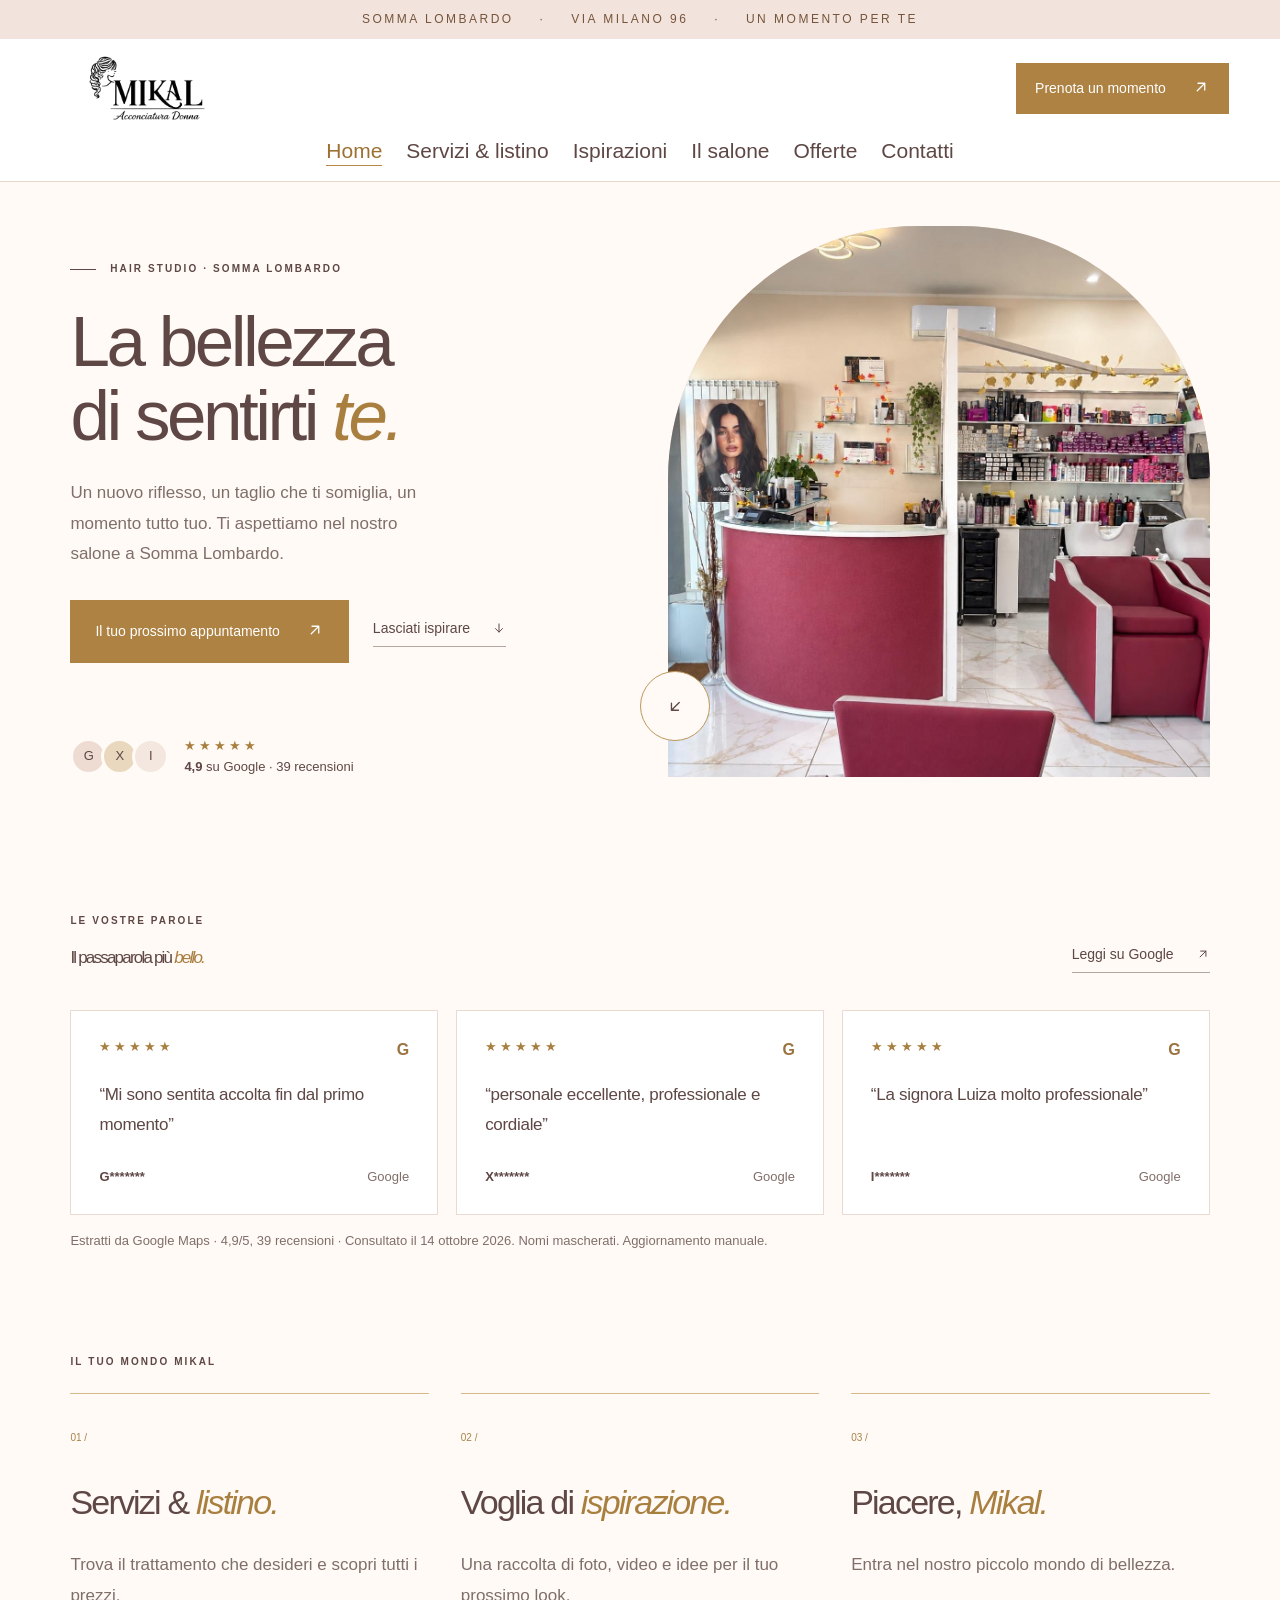
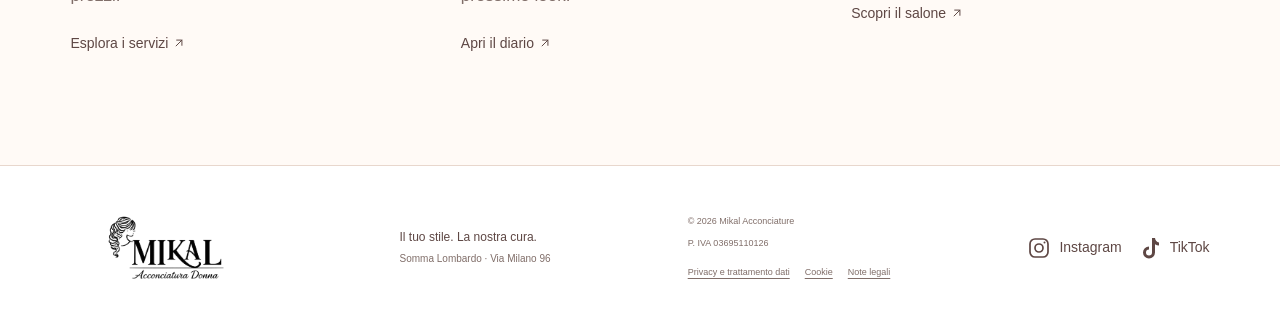
<file: index.html>
<!doctype html>
<html lang="it">
<head>
  <meta charset="utf-8"><meta name="viewport" content="width=device-width, initial-scale=1">
  <meta name="theme-color" content="#f4f0e9">
  <title>Il tuo salone a Somma Lombardo · Mikal Acconciature</title>
  <meta name="description" content="Mikal Acconciature a Somma Lombardo, Via Milano 96. Scopri il salone, lasciati ispirare e prenota il tuo appuntamento. Pagamento solo in negozio.">
  <link rel="icon" href="media/logo-mikal-trasparente.png">
  <link rel="stylesheet" href="style.css"><script src="content.js" defer></script><script src="app.js" defer></script>
<link rel="canonical" href="https://mikalacconciature.it/">
<meta property="og:type" content="website">
<meta property="og:locale" content="it_IT">
<meta property="og:site_name" content="Mikal Acconciature">
<meta property="og:title" content="Il tuo salone a Somma Lombardo · Mikal Acconciature">
<meta property="og:description" content="Mikal Acconciature a Somma Lombardo, Via Milano 96. Scopri il salone, lasciati ispirare e prenota il tuo appuntamento. Pagamento solo in negozio.">
<meta property="og:url" content="https://mikalacconciature.it/">
<meta property="og:image" content="https://mikalacconciature.it/media/anteprima-condivisione.jpg">
<meta property="og:image:width" content="1200">
<meta property="og:image:height" content="630">
<meta property="og:image:alt" content="Mikal Acconciatura Donna: il logo e l’interno del salone a Somma Lombardo">
<meta name="twitter:card" content="summary_large_image">
<meta name="twitter:title" content="Il tuo salone a Somma Lombardo · Mikal Acconciature">
<meta name="twitter:description" content="Mikal Acconciature a Somma Lombardo, Via Milano 96. Scopri il salone, lasciati ispirare e prenota il tuo appuntamento. Pagamento solo in negozio.">
<meta name="twitter:image" content="https://mikalacconciature.it/media/anteprima-condivisione.jpg">
</head>
<body><a class="skip" href="#main">Vai al contenuto</a>
<div class="announcement">SOMMA LOMBARDO <span>·</span> VIA MILANO 96 <span>·</span> UN MOMENTO PER TE</div>
<header class="header">
  <a class="brand" href="index.html" aria-label="Mikal Acconciatura Donna, home"><img src="media/logo-mikal-trasparente.png" alt="Mikal Acconciatura Donna" width="2106" height="747"></a>
  <button class="menu-toggle" aria-expanded="false" aria-controls="nav">Menu <span>☰</span></button>
  <nav id="nav" aria-label="Menu principale"><a href="index.html" aria-current="page">Home</a><a href="servizi.html">Servizi & listino</a><a href="ispirazioni.html">Ispirazioni</a><a href="salone.html">Il salone</a><a href="offerte.html">Offerte</a><a href="contatti.html">Contatti</a></nav>
  <a class="button small header-book" href="prenota.html">Prenota un momento <span><svg class="ic" viewBox="0 0 24 24" width="1em" height="1em" aria-hidden="true" focusable="false" fill="none" stroke="currentColor" stroke-width="1.7" stroke-linecap="round" stroke-linejoin="round"><path d="M7 17 17 7M8 7h9v9"/></svg></span></a>
</header>
<main id="main"><section class="hero" aria-labelledby="hero-title">
    <div class="hero-copy"><p class="eyebrow"><span class="line"></span> HAIR STUDIO · SOMMA LOMBARDO</p><h1 id="hero-title">La bellezza<br>di sentirti <em>te.</em></h1><p id="intro" class="intro"></p><div class="hero-actions"><a class="button" href="prenota.html">Il tuo prossimo appuntamento <span><svg class="ic" viewBox="0 0 24 24" width="1em" height="1em" aria-hidden="true" focusable="false" fill="none" stroke="currentColor" stroke-width="1.7" stroke-linecap="round" stroke-linejoin="round"><path d="M7 17 17 7M8 7h9v9"/></svg></span></a><a class="text-link" href="ispirazioni.html">Lasciati ispirare <span><svg class="ic" viewBox="0 0 24 24" width="1em" height="1em" aria-hidden="true" focusable="false" fill="none" stroke="currentColor" stroke-width="1.7" stroke-linecap="round" stroke-linejoin="round"><path d="M12 5v14M6 13l6 6 6-6"/></svg></span></a></div><a href="index.html#recensioni" class="hero-rating"><span class="rating-avatars" aria-hidden="true"><i>G</i><i>X</i><i>I</i></span><span><span class="stars">★★★★★</span><br><strong class="rating-value">4,9</strong> <span class="rating-caption">su Google · 38 recensioni</span></span></a></div>
    <div class="hero-visual"><div id="hero-media" class="art art-hero"><img src="media/salone-home.jpg" alt="L’interno del salone Mikal Acconciature a Somma Lombardo" fetchpriority="high"></div><a class="round-link" href="ispirazioni.html" aria-label="Scopri le ispirazioni"><svg class="ic" viewBox="0 0 24 24" width="1em" height="1em" aria-hidden="true" focusable="false" fill="none" stroke="currentColor" stroke-width="1.7" stroke-linecap="round" stroke-linejoin="round"><path d="M17 7 7 17M16 17H7V8"/></svg></a></div>
  </section><section id="recensioni" class="section reviews-section"><div class="section-head"><div><p class="eyebrow">LE VOSTRE PAROLE</p><h2>Il passaparola più <em>bello.</em></h2></div><a class="text-link google-link" target="_blank" rel="noopener">Leggi su Google <span><svg class="ic" viewBox="0 0 24 24" width="1em" height="1em" aria-hidden="true" focusable="false" fill="none" stroke="currentColor" stroke-width="1.7" stroke-linecap="round" stroke-linejoin="round"><path d="M7 17 17 7M8 7h9v9"/></svg></span></a></div><div id="reviews" class="review-grid"></div><p class="source-note" id="review-source"></p></section><section class="home-paths section"><p class="eyebrow">IL TUO MONDO MIKAL</p><div class="path-grid"><a href="servizi.html"><span>01 /</span><h2>Servizi & <em>listino.</em></h2><p>Trova il trattamento che desideri e scopri tutti i prezzi.</p><b>Esplora i servizi <svg class="ic" viewBox="0 0 24 24" width="1em" height="1em" aria-hidden="true" focusable="false" fill="none" stroke="currentColor" stroke-width="1.7" stroke-linecap="round" stroke-linejoin="round"><path d="M7 17 17 7M8 7h9v9"/></svg></b></a><a href="ispirazioni.html"><span>02 /</span><h2>Voglia di <em>ispirazione.</em></h2><p>Una raccolta di foto, video e idee per il tuo prossimo look.</p><b>Apri il diario <svg class="ic" viewBox="0 0 24 24" width="1em" height="1em" aria-hidden="true" focusable="false" fill="none" stroke="currentColor" stroke-width="1.7" stroke-linecap="round" stroke-linejoin="round"><path d="M7 17 17 7M8 7h9v9"/></svg></b></a><a href="salone.html"><span>03 /</span><h2>Piacere, <em>Mikal.</em></h2><p>Entra nel nostro piccolo mondo di bellezza.</p><b>Scopri il salone <svg class="ic" viewBox="0 0 24 24" width="1em" height="1em" aria-hidden="true" focusable="false" fill="none" stroke="currentColor" stroke-width="1.7" stroke-linecap="round" stroke-linejoin="round"><path d="M7 17 17 7M8 7h9v9"/></svg></b></a></div></section></main><footer><a class="brand" href="index.html" aria-current="page"><img src="media/logo-mikal-trasparente.png" alt="Mikal Acconciatura Donna" width="2106" height="747"></a><p>Il tuo stile. La nostra cura.<br><small>Somma Lombardo · Via Milano 96</small></p><div><span id="copyright"></span><span id="vat"></span><nav class="legal-links" aria-label="Informazioni legali"><a href="privacy.html">Privacy e trattamento dati</a><a href="cookie.html">Cookie</a><a href="note-legali.html">Note legali</a></nav></div><nav class="social-links" aria-label="Seguici sui social"><a href="https://instagram.com/mikal.acconciature" target="_blank" rel="noopener" aria-label="Instagram di Mikal Acconciature"><svg viewBox="0 0 24 24" aria-hidden="true" fill="none" stroke="currentColor" stroke-width="1.7"><rect x="3" y="3" width="18" height="18" rx="5"/><circle cx="12" cy="12" r="4"/><circle cx="17.5" cy="6.5" r="1" fill="currentColor" stroke="none"/></svg><span>Instagram</span></a><a href="https://www.tiktok.com/@mikal.acconciature" target="_blank" rel="noopener" aria-label="TikTok di Mikal Acconciature"><svg viewBox="0 0 24 24" aria-hidden="true" fill="currentColor"><path d="M14 2h3c.3 2.6 1.8 4.2 4 4.5v3a9 9 0 0 1-4-1.3v8.3a6 6 0 1 1-6-6v3a3 3 0 1 0 3 3V2Z"/></svg><span>TikTok</span></a></nav></footer><div class="mobile-book"><a href="prenota.html">Prenota il tuo momento <svg class="ic" viewBox="0 0 24 24" width="1em" height="1em" aria-hidden="true" focusable="false" fill="none" stroke="currentColor" stroke-width="1.7" stroke-linecap="round" stroke-linejoin="round"><path d="M7 17 17 7M8 7h9v9"/></svg></a></div><dialog id="media-dialog"><button class="dialog-close" aria-label="Chiudi">×</button><div id="dialog-content"></div></dialog></body></html>
</file>
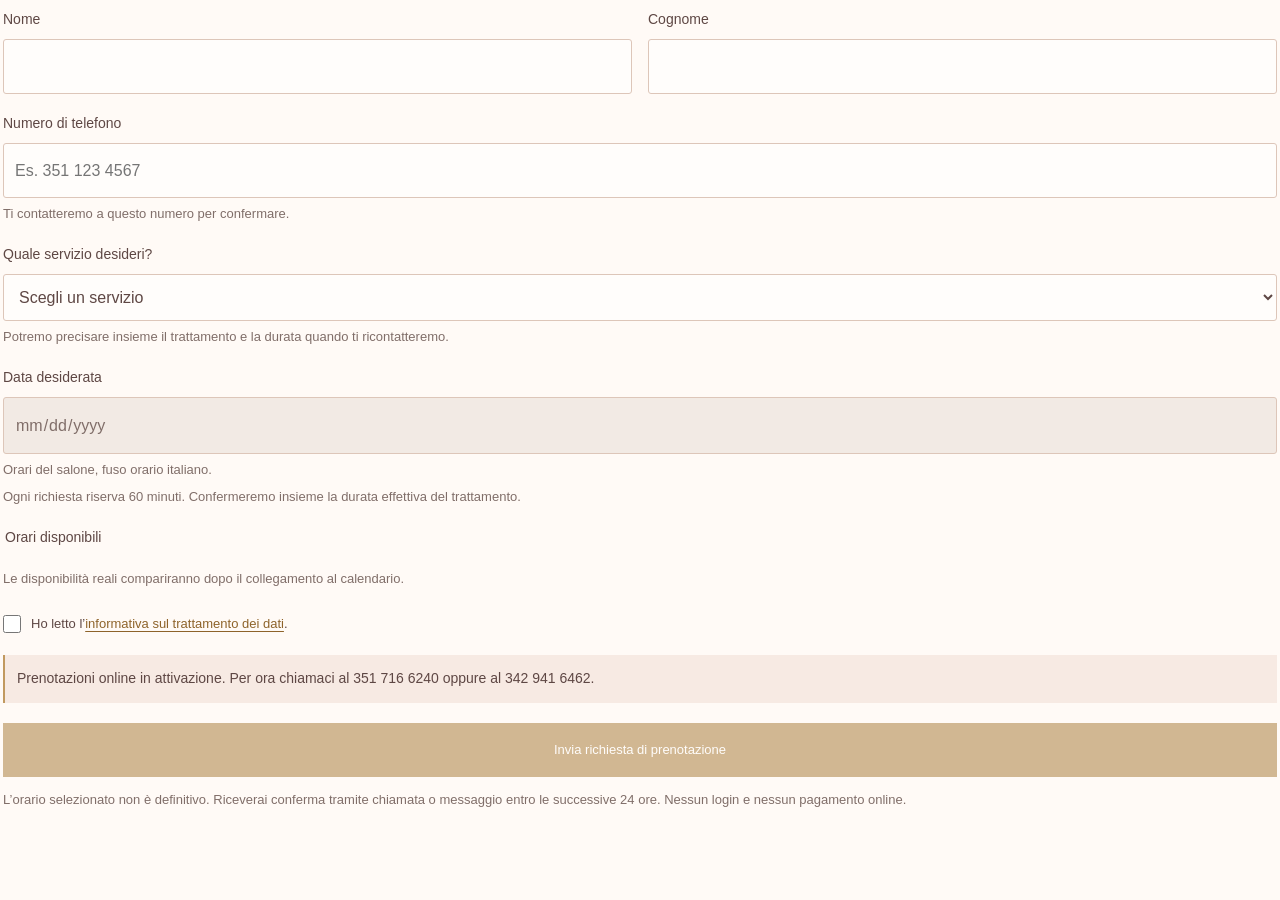
<file: booking-form.html>
<!doctype html><html lang="it"><head><base target="_top"><meta charset="utf-8"><meta name="viewport" content="width=device-width, initial-scale=1"><title>Richiedi un appuntamento · Mikal</title>
<style>
:root{color-scheme:light}*{box-sizing:border-box}body{margin:0;padding:8px 3px 15px;background:#fffaf6;color:#5e4744;font:16px/1.7 Arial,Helvetica,sans-serif}label,legend{font-size:14px;display:block;margin-bottom:7px}input,button,select{font:inherit}input,select{border:1px solid #ddc6b9;background:#fffdfb;color:#5e4744;padding:13px 11px;width:100%;border-radius:3px;min-height:46px;font-size:16px}select:focus-visible,input:focus-visible,button:focus-visible,a:focus-visible{outline:3px solid #ad8242;outline-offset:3px}input:disabled{background:#f2eae4;color:#806e69}fieldset{border:0;margin:0;padding:0;min-width:0}.fields{display:grid;grid-template-columns:1fr 1fr;gap:16px}.field{margin-bottom:18px}small{display:block;color:#806e69;font-size:13px;margin:5px 0 0}fieldset.slot-group{margin:8px 0 23px}.slots{display:grid;grid-template-columns:repeat(4,1fr);gap:8px;max-height:230px;overflow:auto;padding:3px}.slot{padding:10px 4px;min-height:44px;background:#fff;border:1px solid #d9c0ae;color:#795e45;border-radius:3px;cursor:pointer;font-size:14px}.slot[aria-pressed=true]{background:#ad8242;color:white;border-color:#ad8242}.status{font-size:14px;padding:12px;background:#f7eae3;border-left:2px solid #c1995f;margin:12px 0 20px}.status.error{border-color:#b95848;color:#874339}.status:empty{display:none}.submit{width:100%;padding:15px 18px;min-height:50px;border:1px solid #ad8242;background:#ad8242;color:white;cursor:pointer;font-size:13px}.submit:disabled{cursor:not-allowed;opacity:.55}.ack{display:flex;gap:10px;align-items:flex-start;font-size:13px;margin:0 0 20px}.ack input{width:18px;height:18px;min-height:18px;flex-shrink:0;margin:2px 0;accent-color:#ad8242}.ack a{color:#8e632a;text-underline-offset:3px}.fine{font-size:13px;color:#806e69;margin:12px 0}.success{border:1px solid #d9bb89;padding:25px;background:#f8ecde}.success h2{font:32px/1.2 Georgia,serif;margin:0 0 20px}.success p{font-size:13px}.success strong{color:#906b36}.hp{position:absolute;width:1px;height:1px;overflow:hidden;clip-path:inset(50%);left:-9999px}[hidden]{display:none!important}button,input{-webkit-tap-highlight-color:transparent}a{color:inherit}.close-error{font-size:14px}@media(max-width:360px){.fields{grid-template-columns:1fr;gap:0}.slots{grid-template-columns:repeat(3,1fr)}}
</style></head><body>
<form id="request-form">
 <div class="fields"><div class="field"><label for="first-name">Nome</label><input id="first-name" name="given-name" autocomplete="given-name" maxlength="80" required></div><div class="field"><label for="last-name">Cognome</label><input id="last-name" name="family-name" autocomplete="family-name" maxlength="80" required></div></div>
 <div class="field"><label for="phone">Numero di telefono</label><input id="phone" type="tel" name="tel" autocomplete="tel" inputmode="tel" maxlength="25" placeholder="Es. 351 123 4567" required><small>Ti contatteremo a questo numero per confermare.</small></div>
 <div class="field"><label for="service">Quale servizio desideri?</label><select id="service" name="service" required><option value="">Scegli un servizio</option><optgroup label="Taglio &amp; styling"><option>Piega + shampoo + maschera riparatrice</option><option>Piastra / ferro</option><option>Taglio donna</option><option>Ritocco taglio</option><option>Taglio bimbo (fino a 12 anni)</option><option>Acconciatura</option></optgroup><optgroup label="Colore &amp; sfumature"><option>Colore</option><option>Colore senza ammoniaca</option><option>Airtouch</option><option>Balayage / shatush / colpi di sole</option><option>Servizio gloss</option></optgroup><optgroup label="Cura &amp; trattamenti"><option>Permanente</option><option>Trattamento Olaplex</option><option>Trattamenti specifici</option></optgroup><optgroup label="Lisciatura &amp; laminazione"><option>Stiratura con cheratina brasiliana</option><option>Stiratura con nanoplastia</option><option>Altre stirature e laminazioni</option></optgroup><optgroup label="Dettagli beauty"><option>Sopracciglia / baffetti</option></optgroup><option>Laminazione e colorazione ciglia</option><option>Laminazione e colorazione sopracciglia</option></select><small>Potremo precisare insieme il trattamento e la durata quando ti ricontatteremo.</small></div>
 <div class="field"><label for="date">Data desiderata</label><input id="date" type="date" required disabled><small>Orari del salone, fuso orario italiano.</small><small id="slot-duration">Ogni richiesta riserva 60 minuti. Confermeremo insieme la durata effettiva del trattamento.</small></div>
 <fieldset class="slot-group"><legend>Orari disponibili</legend><div id="slots" class="slots" role="group" aria-label="Scegli un orario disponibile"></div><small id="slots-help">Collegamento al calendario in corso…</small></fieldset>
 <label class="hp" aria-hidden="true">Sito web<input id="website" name="website" tabindex="-1" autocomplete="off"></label>
 <label class="ack"><input id="privacy-read" type="checkbox" required><span>Ho letto l’<a id="privacy-link" href="privacy.html" target="_blank" rel="noopener">informativa sul trattamento dei dati</a>.</span></label>
 <div id="form-status" class="status" role="status" aria-live="polite"></div>
 <button id="submit-request" class="submit" type="submit" disabled>Invia richiesta di prenotazione</button>
 <p class="fine">L’orario selezionato non è definitivo. Riceverai conferma tramite chiamata o messaggio entro le successive 24 ore. Nessun login e nessun pagamento online.</p>
</form>
<section id="success" class="success" hidden tabindex="-1"><h2>Un momento per te,<br>quasi prenotato.</h2><p id="receipt-date"></p><p><strong>La richiesta è stata ricevuta, ma l’appuntamento non è ancora confermato.</strong></p><p>Abbiamo bloccato l’orario in attesa della verifica. Ti chiameremo o ti scriveremo al numero indicato entro le successive 24 ore.</p><p id="receipt-id" class="fine"></p><p>Per modifiche o annullamenti: <a href="tel:+393517166240">351 716 6240</a> oppure <a href="tel:+393429416462">342 941 6462</a>.</p></section>
<script>
'use strict';
const el=id=>document.getElementById(id);
const rpc=typeof google!=='undefined' && google.script && google.script.run;
let selected='',token='',inFlight=false,uncertain=false,payload=null,requestVersion=0;
function status(message,error=false){el('form-status').textContent=message;el('form-status').classList.toggle('error',error);}
function ready(){el('submit-request').disabled=!rpc||!token||!selected||inFlight;}
function freeze(value){document.querySelectorAll('input,select,.slot').forEach(x=>x.disabled=value);}
function init(){
 if(!rpc){el('slots-help').textContent='Le disponibilità reali compariranno dopo il collegamento al calendario.';status('Prenotazioni online in attivazione. Per ora chiamaci al 351 716 6240 oppure al 342 941 6462.');return;}
 google.script.run.withSuccessHandler(settings=>{
   if(!settings.ok){status(settings.message,true);el('slots-help').textContent='Calendario non disponibile.';return;}
   token=settings.token;el('slot-duration').textContent='Ogni richiesta riserva '+settings.durationMinutes+' minuti. Confermeremo insieme la durata effettiva del trattamento.';el('date').min=settings.minDate;el('date').max=settings.maxDate;el('date').disabled=false;el('privacy-link').href=settings.privacyUrl;el('slots-help').textContent='Scegli una data per vedere solo gli orari liberi.';status('');ready();
 }).withFailureHandler(()=>{status('Non riusciamo a collegarci al calendario. Ricarica la pagina o chiamaci.',true);el('slots-help').textContent='Calendario non disponibile.';}).getBookingSettings();
}
function loadSlots(){
 const date=el('date').value;selected='';el('slots').replaceChildren();ready();
 const version=++requestVersion;
 if(!date||!rpc)return;
 el('slots-help').textContent='Controllo delle disponibilità…';
 google.script.run.withSuccessHandler(res=>{
   if(version!==requestVersion)return;
   if(!res.ok){el('slots-help').textContent=res.message;return;}
   el('slots-help').textContent=res.slots.length?'Scegli l’orario che preferisci. Gli spazi occupati o in attesa sono già esclusi.':'Non ci sono orari disponibili in questa data. Prova un altro giorno.';
   for(const slot of res.slots){const b=document.createElement('button');b.type='button';b.className='slot';b.textContent=slot.time;b.setAttribute('aria-pressed','false');b.onclick=()=>{if(inFlight||uncertain)return;selected=slot.time;document.querySelectorAll('.slot').forEach(x=>x.setAttribute('aria-pressed',String(x===b)));status('');ready()};el('slots').append(b);}
 }).withFailureHandler(()=>{if(version===requestVersion)el('slots-help').textContent='Non riusciamo a verificare gli orari. Seleziona di nuovo la data o chiamaci.';}).getAvailability(date);
}
el('date').onchange=loadSlots;
el('request-form').onsubmit=event=>{
 event.preventDefault();if(inFlight||!rpc||!selected||!token)return;
 if(!uncertain){if(!el('request-form').reportValidity())return;const phone=el('phone').value.replace(/[\s().-]/g,'');if(!/^\+?\d{7,15}$/.test(phone)){status('Inserisci un numero di telefono valido.',true);el('phone').focus();return;}
 payload={firstName:el('first-name').value,lastName:el('last-name').value,phone:phone,service:el('service').value,date:el('date').value,time:selected,token:token,privacyRead:el('privacy-read').checked,website:el('website').value};}
 inFlight=true;freeze(true);ready();status('Invio della richiesta e blocco dell’orario…');el('submit-request').textContent='Invio in corso…';
 google.script.run.withSuccessHandler(res=>{
  inFlight=false;
  if(res.ok){uncertain=false;el('request-form').hidden=true;el('success').hidden=false;el('receipt-date').textContent='Orario richiesto: '+res.date.split('-').reverse().join('/')+' alle '+res.time+' · '+payload.service;el('receipt-id').textContent='Riferimento richiesta: '+res.reference;el('success').focus();return;}
  uncertain=false;freeze(false);status(res.message,true);el('submit-request').textContent='Invia richiesta di prenotazione';
  if(res.code==='TAKEN')loadSlots();
  if(res.code==='EXPIRED'){token='';el('date').disabled=true;status(res.message,true);}
  ready();
 }).withFailureHandler(()=>{
  inFlight=false;uncertain=true;status('Non possiamo verificare l’esito dell’invio. Premi “Verifica invio” per riprovare la stessa richiesta senza duplicarla, oppure chiamaci.',true);el('submit-request').textContent='Verifica invio';ready();
 }).submitBooking(payload);
};
init();
</script></body></html>
</file>
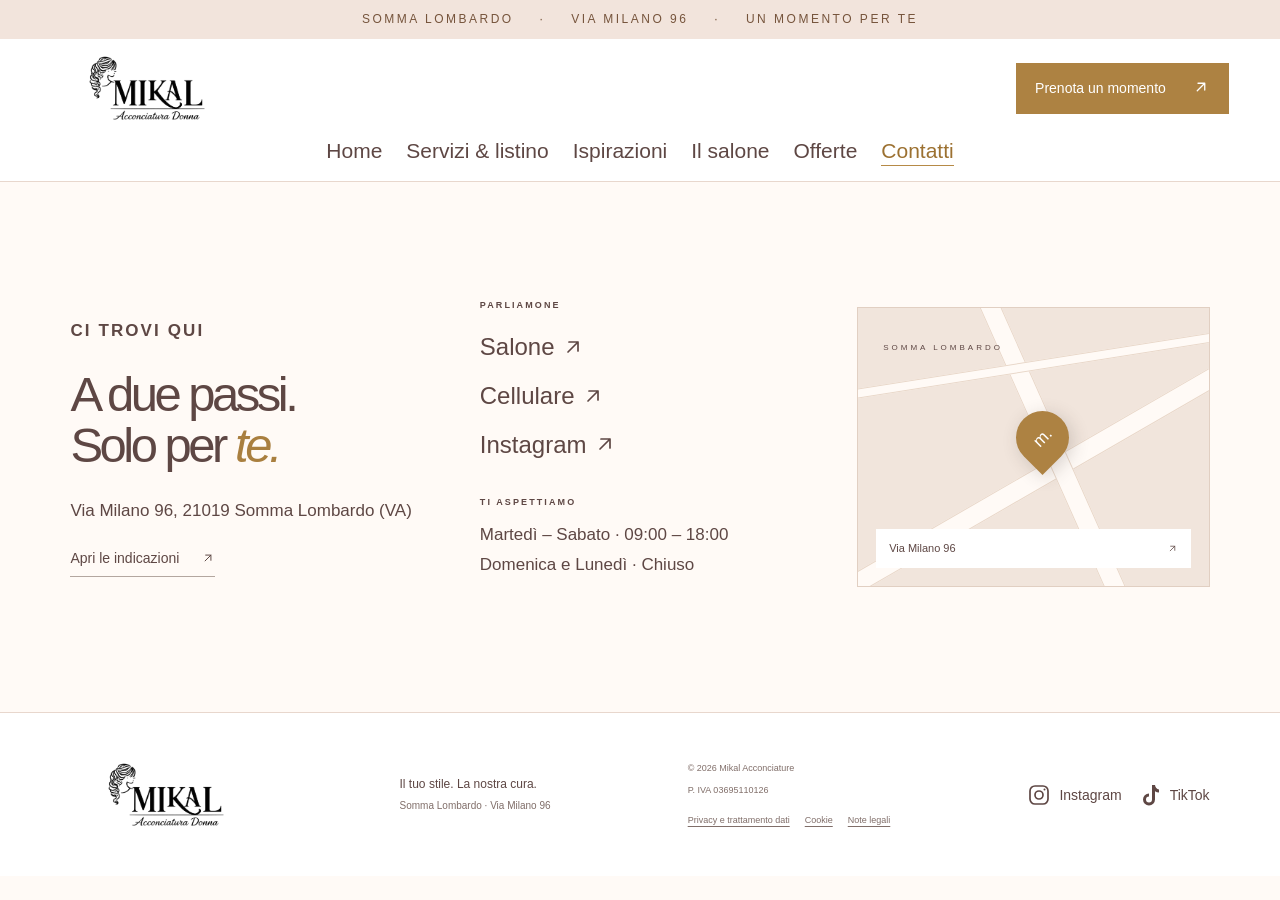
<file: contatti.html>
<!doctype html>
<html lang="it">
<head>
  <meta charset="utf-8"><meta name="viewport" content="width=device-width, initial-scale=1">
  <meta name="theme-color" content="#f4f0e9">
  <title>Contatti e orari · Mikal Acconciature</title>
  <meta name="description" content="Mikal Acconciature a Somma Lombardo, Via Milano 96. Scopri il salone, lasciati ispirare e prenota il tuo appuntamento. Pagamento solo in negozio.">
  <link rel="icon" href="media/logo-mikal-trasparente.png">
  <link rel="stylesheet" href="style.css"><script src="content.js" defer></script><script src="app.js" defer></script>
<link rel="canonical" href="https://mikalacconciature.it/contatti.html">
<meta property="og:type" content="website">
<meta property="og:locale" content="it_IT">
<meta property="og:site_name" content="Mikal Acconciature">
<meta property="og:title" content="Contatti e orari · Mikal Acconciature">
<meta property="og:description" content="Mikal Acconciature a Somma Lombardo, Via Milano 96. Scopri il salone, lasciati ispirare e prenota il tuo appuntamento. Pagamento solo in negozio.">
<meta property="og:url" content="https://mikalacconciature.it/contatti.html">
<meta property="og:image" content="https://mikalacconciature.it/media/anteprima-condivisione.jpg">
<meta property="og:image:width" content="1200">
<meta property="og:image:height" content="630">
<meta property="og:image:alt" content="Mikal Acconciatura Donna: il logo e l’interno del salone a Somma Lombardo">
<meta name="twitter:card" content="summary_large_image">
<meta name="twitter:title" content="Contatti e orari · Mikal Acconciature">
<meta name="twitter:description" content="Mikal Acconciature a Somma Lombardo, Via Milano 96. Scopri il salone, lasciati ispirare e prenota il tuo appuntamento. Pagamento solo in negozio.">
<meta name="twitter:image" content="https://mikalacconciature.it/media/anteprima-condivisione.jpg">
</head>
<body><a class="skip" href="#main">Vai al contenuto</a>
<div class="announcement">SOMMA LOMBARDO <span>·</span> VIA MILANO 96 <span>·</span> UN MOMENTO PER TE</div>
<header class="header">
  <a class="brand" href="index.html" aria-label="Mikal Acconciatura Donna, home"><img src="media/logo-mikal-trasparente.png" alt="Mikal Acconciatura Donna" width="2106" height="747"></a>
  <button class="menu-toggle" aria-expanded="false" aria-controls="nav">Menu <span>☰</span></button>
  <nav id="nav" aria-label="Menu principale"><a href="index.html">Home</a><a href="servizi.html">Servizi & listino</a><a href="ispirazioni.html">Ispirazioni</a><a href="salone.html">Il salone</a><a href="offerte.html">Offerte</a><a href="contatti.html" aria-current="page">Contatti</a></nav>
  <a class="button small header-book" href="prenota.html">Prenota un momento <span><svg class="ic" viewBox="0 0 24 24" width="1em" height="1em" aria-hidden="true" focusable="false" fill="none" stroke="currentColor" stroke-width="1.7" stroke-linecap="round" stroke-linejoin="round"><path d="M7 17 17 7M8 7h9v9"/></svg></span></a>
</header>
<main id="main"><section id="contatti" class="section contacts"><div><p class="eyebrow">CI TROVI QUI</p><h1>A due passi.<br>Solo per <em>te.</em></h1><p id="contact-address"></p><a class="text-link map-link" target="_blank" rel="noopener">Apri le indicazioni <span><svg class="ic" viewBox="0 0 24 24" width="1em" height="1em" aria-hidden="true" focusable="false" fill="none" stroke="currentColor" stroke-width="1.7" stroke-linecap="round" stroke-linejoin="round"><path d="M7 17 17 7M8 7h9v9"/></svg></span></a></div><div class="contact-details"><div><p class="eyebrow">PARLIAMONE</p><a class="phone-link contact-phone contact-channel" href="tel:+393517166240" aria-label="Chiama il salone">Salone <span aria-hidden="true"><svg class="ic" viewBox="0 0 24 24" width="1em" height="1em" aria-hidden="true" focusable="false" fill="none" stroke="currentColor" stroke-width="1.7" stroke-linecap="round" stroke-linejoin="round"><path d="M7 17 17 7M8 7h9v9"/></svg></span></a> <a class="mobile-link contact-channel" href="tel:+393429416462" aria-label="Chiama il cellulare">Cellulare <span aria-hidden="true"><svg class="ic" viewBox="0 0 24 24" width="1em" height="1em" aria-hidden="true" focusable="false" fill="none" stroke="currentColor" stroke-width="1.7" stroke-linecap="round" stroke-linejoin="round"><path d="M7 17 17 7M8 7h9v9"/></svg></span></a><a id="instagram" class="contact-channel" href="https://instagram.com/mikal.acconciature" target="_blank" rel="noopener">Instagram <span aria-hidden="true"><svg class="ic" viewBox="0 0 24 24" width="1em" height="1em" aria-hidden="true" focusable="false" fill="none" stroke="currentColor" stroke-width="1.7" stroke-linecap="round" stroke-linejoin="round"><path d="M7 17 17 7M8 7h9v9"/></svg></span></a></div><div><p class="eyebrow">TI ASPETTIAMO</p><p id="hours" class="multiline"></p></div></div><a class="map-card map-link" target="_blank" rel="noopener" aria-label="Apri la mappa per Mikal Acconciature"><div class="map-road road1"></div><div class="map-road road2"></div><div class="map-road road3"></div><span class="map-town">SOMMA LOMBARDO</span><div class="map-pin">m.</div><span class="map-address">Via Milano 96 <span><svg class="ic" viewBox="0 0 24 24" width="1em" height="1em" aria-hidden="true" focusable="false" fill="none" stroke="currentColor" stroke-width="1.7" stroke-linecap="round" stroke-linejoin="round"><path d="M7 17 17 7M8 7h9v9"/></svg></span></span></a></section></main><footer><a class="brand" href="index.html"><img src="media/logo-mikal-trasparente.png" alt="Mikal Acconciatura Donna" width="2106" height="747"></a><p>Il tuo stile. La nostra cura.<br><small>Somma Lombardo · Via Milano 96</small></p><div><span id="copyright"></span><span id="vat"></span><nav class="legal-links" aria-label="Informazioni legali"><a href="privacy.html">Privacy e trattamento dati</a><a href="cookie.html">Cookie</a><a href="note-legali.html">Note legali</a></nav></div><nav class="social-links" aria-label="Seguici sui social"><a href="https://instagram.com/mikal.acconciature" target="_blank" rel="noopener" aria-label="Instagram di Mikal Acconciature"><svg viewBox="0 0 24 24" aria-hidden="true" fill="none" stroke="currentColor" stroke-width="1.7"><rect x="3" y="3" width="18" height="18" rx="5"/><circle cx="12" cy="12" r="4"/><circle cx="17.5" cy="6.5" r="1" fill="currentColor" stroke="none"/></svg><span>Instagram</span></a><a href="https://www.tiktok.com/@mikal.acconciature" target="_blank" rel="noopener" aria-label="TikTok di Mikal Acconciature"><svg viewBox="0 0 24 24" aria-hidden="true" fill="currentColor"><path d="M14 2h3c.3 2.6 1.8 4.2 4 4.5v3a9 9 0 0 1-4-1.3v8.3a6 6 0 1 1-6-6v3a3 3 0 1 0 3 3V2Z"/></svg><span>TikTok</span></a></nav></footer><div class="mobile-book"><a href="prenota.html">Prenota il tuo momento <svg class="ic" viewBox="0 0 24 24" width="1em" height="1em" aria-hidden="true" focusable="false" fill="none" stroke="currentColor" stroke-width="1.7" stroke-linecap="round" stroke-linejoin="round"><path d="M7 17 17 7M8 7h9v9"/></svg></a></div><dialog id="media-dialog"><button class="dialog-close" aria-label="Chiudi">×</button><div id="dialog-content"></div></dialog></body></html>
</file>
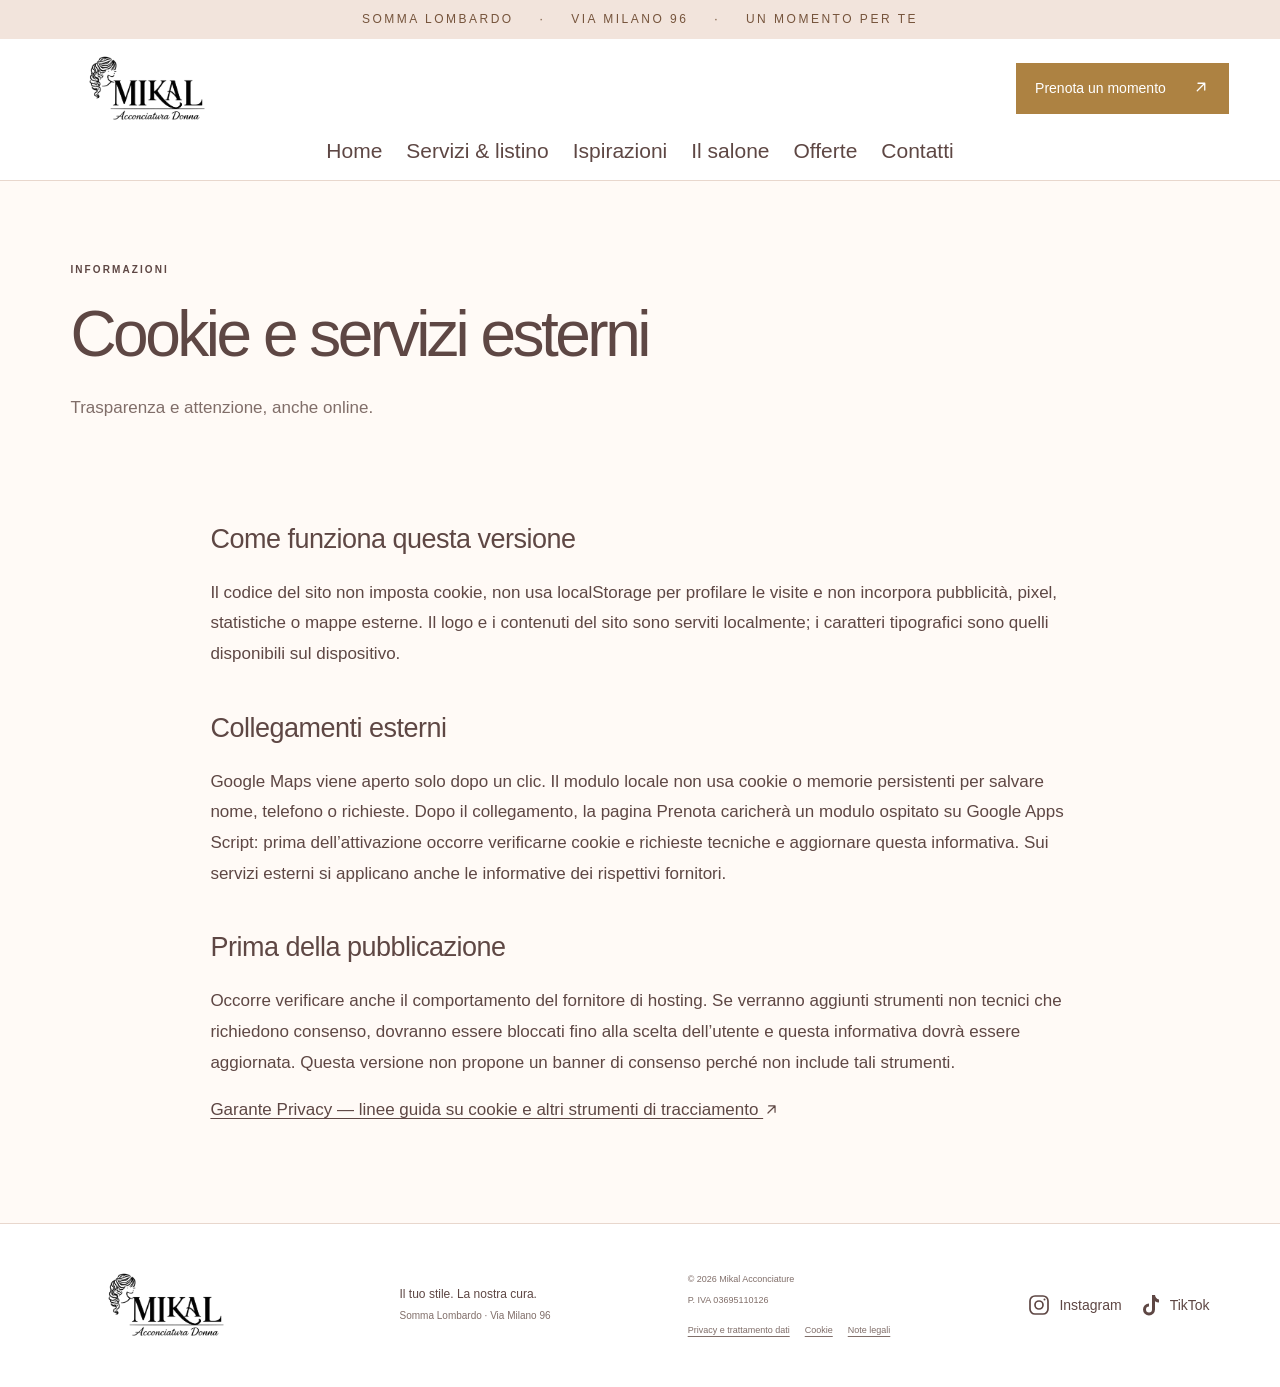
<file: cookie.html>
<!doctype html>
<html lang="it">
<head>
  <meta charset="utf-8"><meta name="viewport" content="width=device-width, initial-scale=1">
  <meta name="theme-color" content="#f4f0e9">
  <title>Cookie e servizi esterni · Mikal Acconciature</title>
  <meta name="description" content="Mikal Acconciature a Somma Lombardo, Via Milano 96. Scopri il salone, lasciati ispirare e prenota il tuo appuntamento. Pagamento solo in negozio.">
  <link rel="icon" href="media/logo-mikal-trasparente.png">
  <link rel="stylesheet" href="style.css"><script src="content.js" defer></script><script src="app.js" defer></script>
<link rel="canonical" href="https://mikalacconciature.it/cookie.html">
<meta property="og:type" content="website">
<meta property="og:locale" content="it_IT">
<meta property="og:site_name" content="Mikal Acconciature">
<meta property="og:title" content="Cookie e servizi esterni · Mikal Acconciature">
<meta property="og:description" content="Mikal Acconciature a Somma Lombardo, Via Milano 96. Scopri il salone, lasciati ispirare e prenota il tuo appuntamento. Pagamento solo in negozio.">
<meta property="og:url" content="https://mikalacconciature.it/cookie.html">
<meta property="og:image" content="https://mikalacconciature.it/media/anteprima-condivisione.jpg">
<meta property="og:image:width" content="1200">
<meta property="og:image:height" content="630">
<meta property="og:image:alt" content="Mikal Acconciatura Donna: il logo e l’interno del salone a Somma Lombardo">
<meta name="twitter:card" content="summary_large_image">
<meta name="twitter:title" content="Cookie e servizi esterni · Mikal Acconciature">
<meta name="twitter:description" content="Mikal Acconciature a Somma Lombardo, Via Milano 96. Scopri il salone, lasciati ispirare e prenota il tuo appuntamento. Pagamento solo in negozio.">
<meta name="twitter:image" content="https://mikalacconciature.it/media/anteprima-condivisione.jpg">
</head>
<body><a class="skip" href="#main">Vai al contenuto</a>
<div class="announcement">SOMMA LOMBARDO <span>·</span> VIA MILANO 96 <span>·</span> UN MOMENTO PER TE</div>
<header class="header">
  <a class="brand" href="index.html" aria-label="Mikal Acconciatura Donna, home"><img src="media/logo-mikal-trasparente.png" alt="Mikal Acconciatura Donna" width="2106" height="747"></a>
  <button class="menu-toggle" aria-expanded="false" aria-controls="nav">Menu <span>☰</span></button>
  <nav id="nav" aria-label="Menu principale"><a href="index.html">Home</a><a href="servizi.html">Servizi & listino</a><a href="ispirazioni.html">Ispirazioni</a><a href="salone.html">Il salone</a><a href="offerte.html">Offerte</a><a href="contatti.html">Contatti</a></nav>
  <a class="button small header-book" href="prenota.html">Prenota un momento <span><svg class="ic" viewBox="0 0 24 24" width="1em" height="1em" aria-hidden="true" focusable="false" fill="none" stroke="currentColor" stroke-width="1.7" stroke-linecap="round" stroke-linejoin="round"><path d="M7 17 17 7M8 7h9v9"/></svg></span></a>
</header>
<main id="main"><div class="page-heading section"><p class="eyebrow">INFORMAZIONI</p><h1>Cookie e servizi esterni</h1><p class="intro">Trasparenza e attenzione, anche online.</p></div><section class="legal-content section"><h2>Come funziona questa versione</h2><p>Il codice del sito non imposta cookie, non usa localStorage per profilare le visite e non incorpora pubblicità, pixel, statistiche o mappe esterne. Il logo e i contenuti del sito sono serviti localmente; i caratteri tipografici sono quelli disponibili sul dispositivo.</p><h2>Collegamenti esterni</h2><p>Google Maps viene aperto solo dopo un clic. Il modulo locale non usa cookie o memorie persistenti per salvare nome, telefono o richieste. Dopo il collegamento, la pagina Prenota caricherà un modulo ospitato su Google Apps Script: prima dell’attivazione occorre verificarne cookie e richieste tecniche e aggiornare questa informativa. Sui servizi esterni si applicano anche le informative dei rispettivi fornitori.</p><h2>Prima della pubblicazione</h2><p>Occorre verificare anche il comportamento del fornitore di hosting. Se verranno aggiunti strumenti non tecnici che richiedono consenso, dovranno essere bloccati fino alla scelta dell’utente e questa informativa dovrà essere aggiornata. Questa versione non propone un banner di consenso perché non include tali strumenti.</p><p><a href="https://www.garanteprivacy.it/home/docweb/-/docweb-display/docweb/9677876" target="_blank" rel="noopener">Garante Privacy — linee guida su cookie e altri strumenti di tracciamento <svg class="ic" viewBox="0 0 24 24" width="1em" height="1em" aria-hidden="true" focusable="false" fill="none" stroke="currentColor" stroke-width="1.7" stroke-linecap="round" stroke-linejoin="round"><path d="M7 17 17 7M8 7h9v9"/></svg></a></p></section></main><footer><a class="brand" href="index.html"><img src="media/logo-mikal-trasparente.png" alt="Mikal Acconciatura Donna" width="2106" height="747"></a><p>Il tuo stile. La nostra cura.<br><small>Somma Lombardo · Via Milano 96</small></p><div><span id="copyright"></span><span id="vat"></span><nav class="legal-links" aria-label="Informazioni legali"><a href="privacy.html">Privacy e trattamento dati</a><a href="cookie.html" aria-current="page">Cookie</a><a href="note-legali.html">Note legali</a></nav></div><nav class="social-links" aria-label="Seguici sui social"><a href="https://instagram.com/mikal.acconciature" target="_blank" rel="noopener" aria-label="Instagram di Mikal Acconciature"><svg viewBox="0 0 24 24" aria-hidden="true" fill="none" stroke="currentColor" stroke-width="1.7"><rect x="3" y="3" width="18" height="18" rx="5"/><circle cx="12" cy="12" r="4"/><circle cx="17.5" cy="6.5" r="1" fill="currentColor" stroke="none"/></svg><span>Instagram</span></a><a href="https://www.tiktok.com/@mikal.acconciature" target="_blank" rel="noopener" aria-label="TikTok di Mikal Acconciature"><svg viewBox="0 0 24 24" aria-hidden="true" fill="currentColor"><path d="M14 2h3c.3 2.6 1.8 4.2 4 4.5v3a9 9 0 0 1-4-1.3v8.3a6 6 0 1 1-6-6v3a3 3 0 1 0 3 3V2Z"/></svg><span>TikTok</span></a></nav></footer><div class="mobile-book"><a href="prenota.html">Prenota il tuo momento <svg class="ic" viewBox="0 0 24 24" width="1em" height="1em" aria-hidden="true" focusable="false" fill="none" stroke="currentColor" stroke-width="1.7" stroke-linecap="round" stroke-linejoin="round"><path d="M7 17 17 7M8 7h9v9"/></svg></a></div><dialog id="media-dialog"><button class="dialog-close" aria-label="Chiudi">×</button><div id="dialog-content"></div></dialog></body></html>
</file>
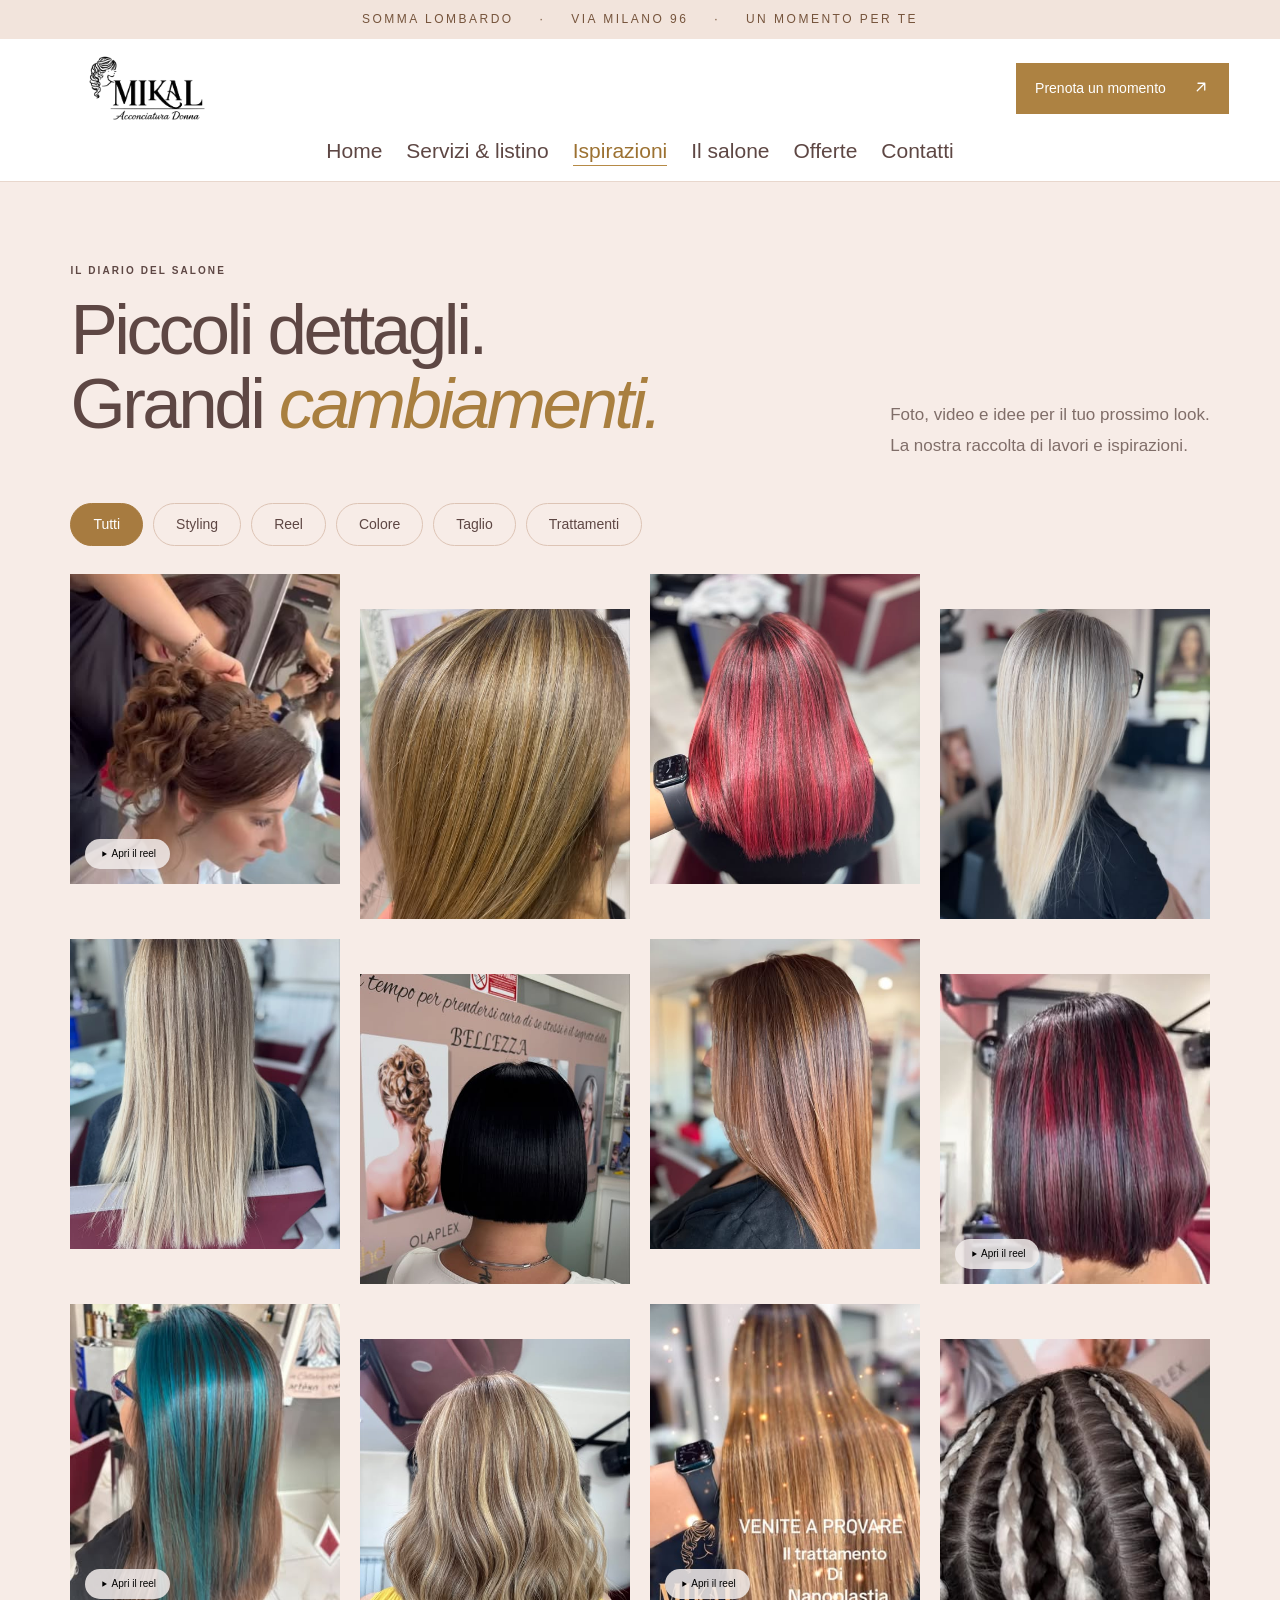
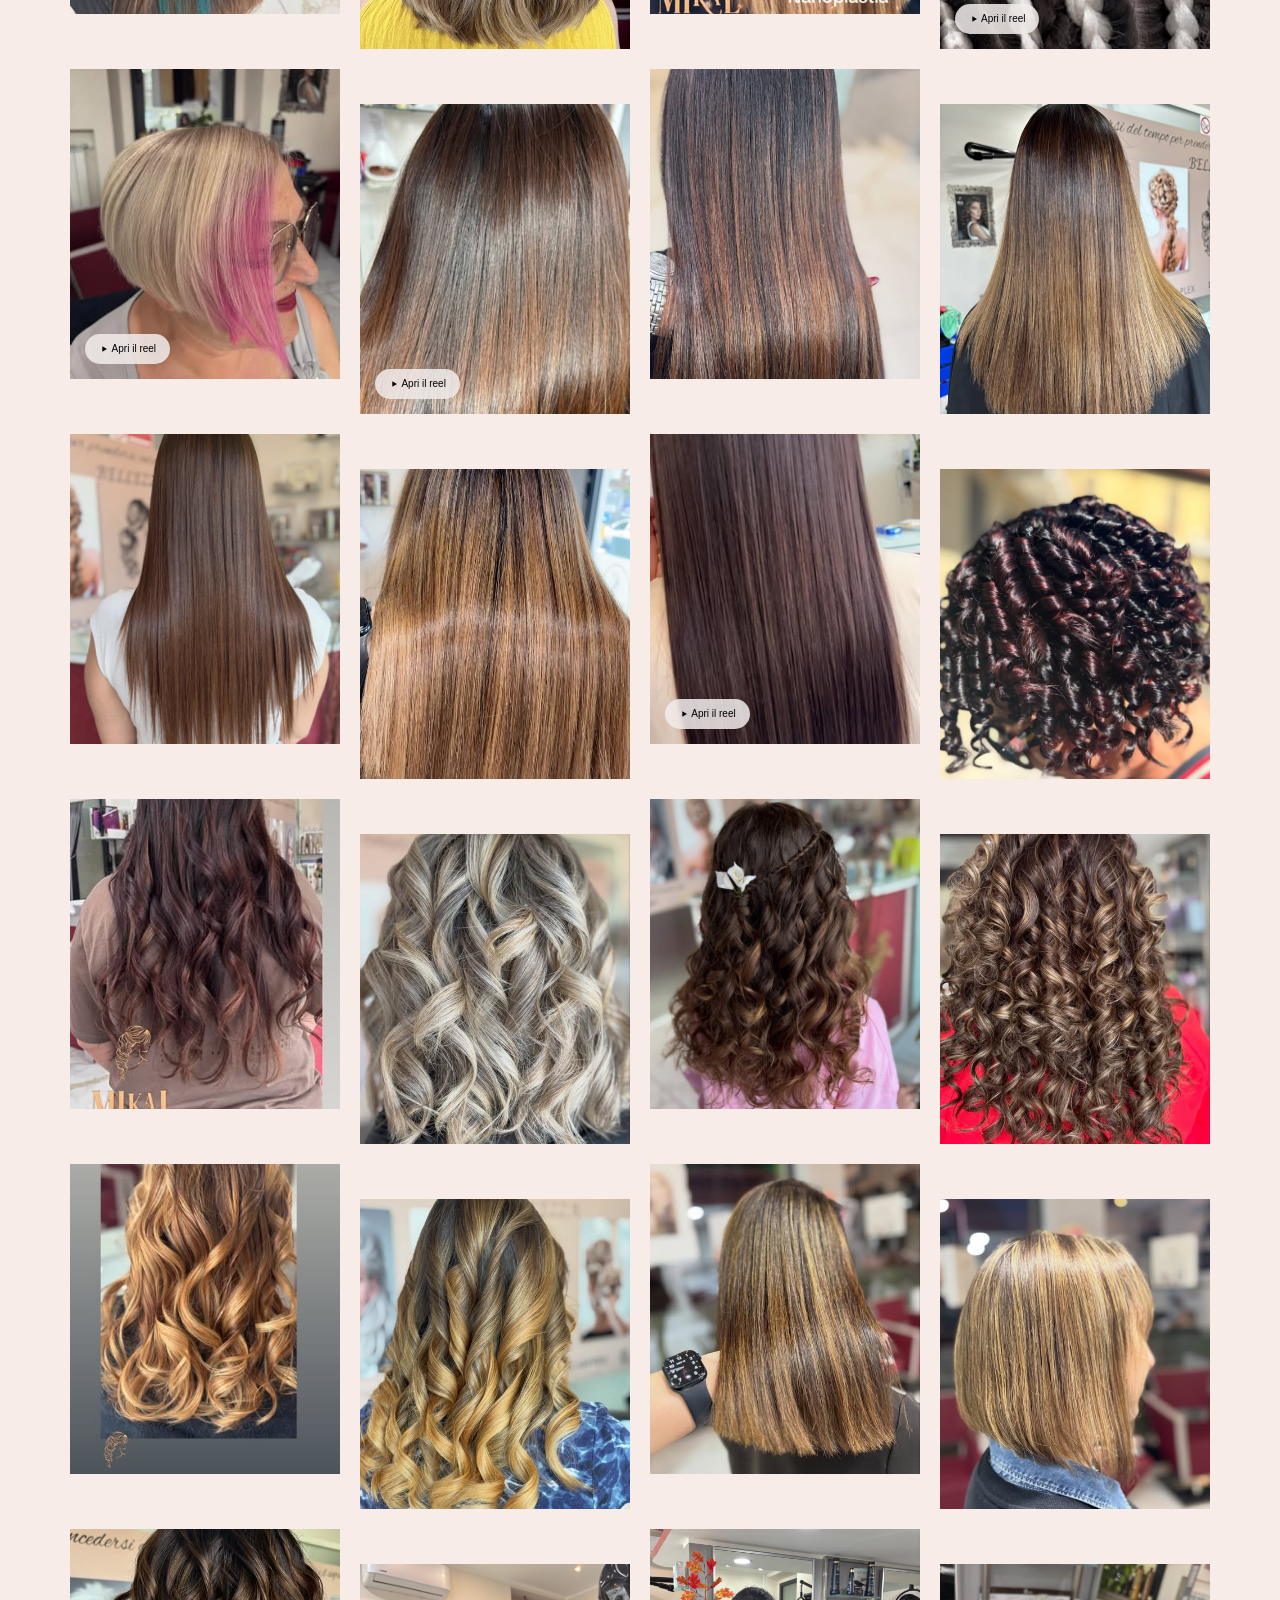
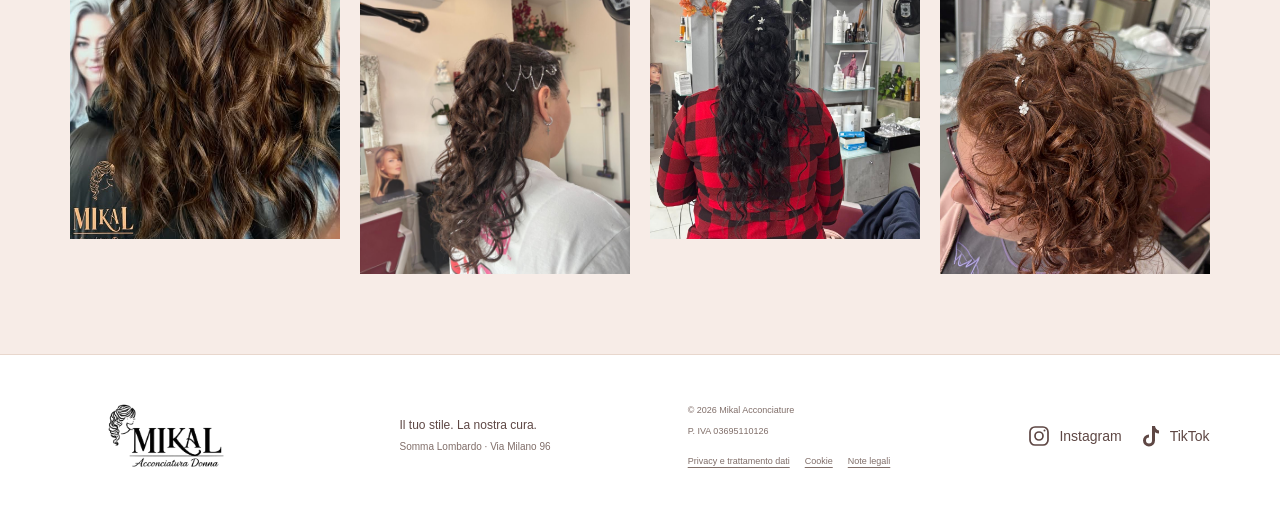
<file: ispirazioni.html>
<!doctype html>
<html lang="it">
<head>
  <meta charset="utf-8"><meta name="viewport" content="width=device-width, initial-scale=1">
  <meta name="theme-color" content="#f4f0e9">
  <title>Lavori e ispirazioni · Mikal Acconciature</title>
  <meta name="description" content="Mikal Acconciature a Somma Lombardo, Via Milano 96. Scopri il salone, lasciati ispirare e prenota il tuo appuntamento. Pagamento solo in negozio.">
  <link rel="icon" href="media/logo-mikal-trasparente.png">
  <link rel="stylesheet" href="style.css"><script src="content.js" defer></script><script src="app.js" defer></script>
<link rel="canonical" href="https://mikalacconciature.it/ispirazioni.html">
<meta property="og:type" content="website">
<meta property="og:locale" content="it_IT">
<meta property="og:site_name" content="Mikal Acconciature">
<meta property="og:title" content="Lavori e ispirazioni · Mikal Acconciature">
<meta property="og:description" content="Mikal Acconciature a Somma Lombardo, Via Milano 96. Scopri il salone, lasciati ispirare e prenota il tuo appuntamento. Pagamento solo in negozio.">
<meta property="og:url" content="https://mikalacconciature.it/ispirazioni.html">
<meta property="og:image" content="https://mikalacconciature.it/media/anteprima-condivisione.jpg">
<meta property="og:image:width" content="1200">
<meta property="og:image:height" content="630">
<meta property="og:image:alt" content="Mikal Acconciatura Donna: il logo e l’interno del salone a Somma Lombardo">
<meta name="twitter:card" content="summary_large_image">
<meta name="twitter:title" content="Lavori e ispirazioni · Mikal Acconciature">
<meta name="twitter:description" content="Mikal Acconciature a Somma Lombardo, Via Milano 96. Scopri il salone, lasciati ispirare e prenota il tuo appuntamento. Pagamento solo in negozio.">
<meta name="twitter:image" content="https://mikalacconciature.it/media/anteprima-condivisione.jpg">
</head>
<body><a class="skip" href="#main">Vai al contenuto</a>
<div class="announcement">SOMMA LOMBARDO <span>·</span> VIA MILANO 96 <span>·</span> UN MOMENTO PER TE</div>
<header class="header">
  <a class="brand" href="index.html" aria-label="Mikal Acconciatura Donna, home"><img src="media/logo-mikal-trasparente.png" alt="Mikal Acconciatura Donna" width="2106" height="747"></a>
  <button class="menu-toggle" aria-expanded="false" aria-controls="nav">Menu <span>☰</span></button>
  <nav id="nav" aria-label="Menu principale"><a href="index.html">Home</a><a href="servizi.html">Servizi & listino</a><a href="ispirazioni.html" aria-current="page">Ispirazioni</a><a href="salone.html">Il salone</a><a href="offerte.html">Offerte</a><a href="contatti.html">Contatti</a></nav>
  <a class="button small header-book" href="prenota.html">Prenota un momento <span><svg class="ic" viewBox="0 0 24 24" width="1em" height="1em" aria-hidden="true" focusable="false" fill="none" stroke="currentColor" stroke-width="1.7" stroke-linecap="round" stroke-linejoin="round"><path d="M7 17 17 7M8 7h9v9"/></svg></span></a>
</header>
<main id="main"><section id="ispirazioni" class="section inspiration"><div class="section-head"><div><p class="eyebrow">IL DIARIO DEL SALONE</p><h1>Piccoli dettagli.<br>Grandi <em>cambiamenti.</em></h1></div><p class="section-intro">Foto, video e idee per il tuo prossimo look.<br>La nostra raccolta di lavori e ispirazioni.</p></div><div id="filters" class="filters" role="group" aria-label="Filtra lavori"></div><div id="gallery" class="gallery-grid"></div><p class="source-note" id="gallery-note">La galleria è pronta ad accogliere i lavori originali del salone.</p></section></main><footer><a class="brand" href="index.html"><img src="media/logo-mikal-trasparente.png" alt="Mikal Acconciatura Donna" width="2106" height="747"></a><p>Il tuo stile. La nostra cura.<br><small>Somma Lombardo · Via Milano 96</small></p><div><span id="copyright"></span><span id="vat"></span><nav class="legal-links" aria-label="Informazioni legali"><a href="privacy.html">Privacy e trattamento dati</a><a href="cookie.html">Cookie</a><a href="note-legali.html">Note legali</a></nav></div><nav class="social-links" aria-label="Seguici sui social"><a href="https://instagram.com/mikal.acconciature" target="_blank" rel="noopener" aria-label="Instagram di Mikal Acconciature"><svg viewBox="0 0 24 24" aria-hidden="true" fill="none" stroke="currentColor" stroke-width="1.7"><rect x="3" y="3" width="18" height="18" rx="5"/><circle cx="12" cy="12" r="4"/><circle cx="17.5" cy="6.5" r="1" fill="currentColor" stroke="none"/></svg><span>Instagram</span></a><a href="https://www.tiktok.com/@mikal.acconciature" target="_blank" rel="noopener" aria-label="TikTok di Mikal Acconciature"><svg viewBox="0 0 24 24" aria-hidden="true" fill="currentColor"><path d="M14 2h3c.3 2.6 1.8 4.2 4 4.5v3a9 9 0 0 1-4-1.3v8.3a6 6 0 1 1-6-6v3a3 3 0 1 0 3 3V2Z"/></svg><span>TikTok</span></a></nav></footer><div class="mobile-book"><a href="prenota.html">Prenota il tuo momento <svg class="ic" viewBox="0 0 24 24" width="1em" height="1em" aria-hidden="true" focusable="false" fill="none" stroke="currentColor" stroke-width="1.7" stroke-linecap="round" stroke-linejoin="round"><path d="M7 17 17 7M8 7h9v9"/></svg></a></div><dialog id="media-dialog"><button class="dialog-close" aria-label="Chiudi">×</button><div id="dialog-content"></div></dialog></body></html>
</file>
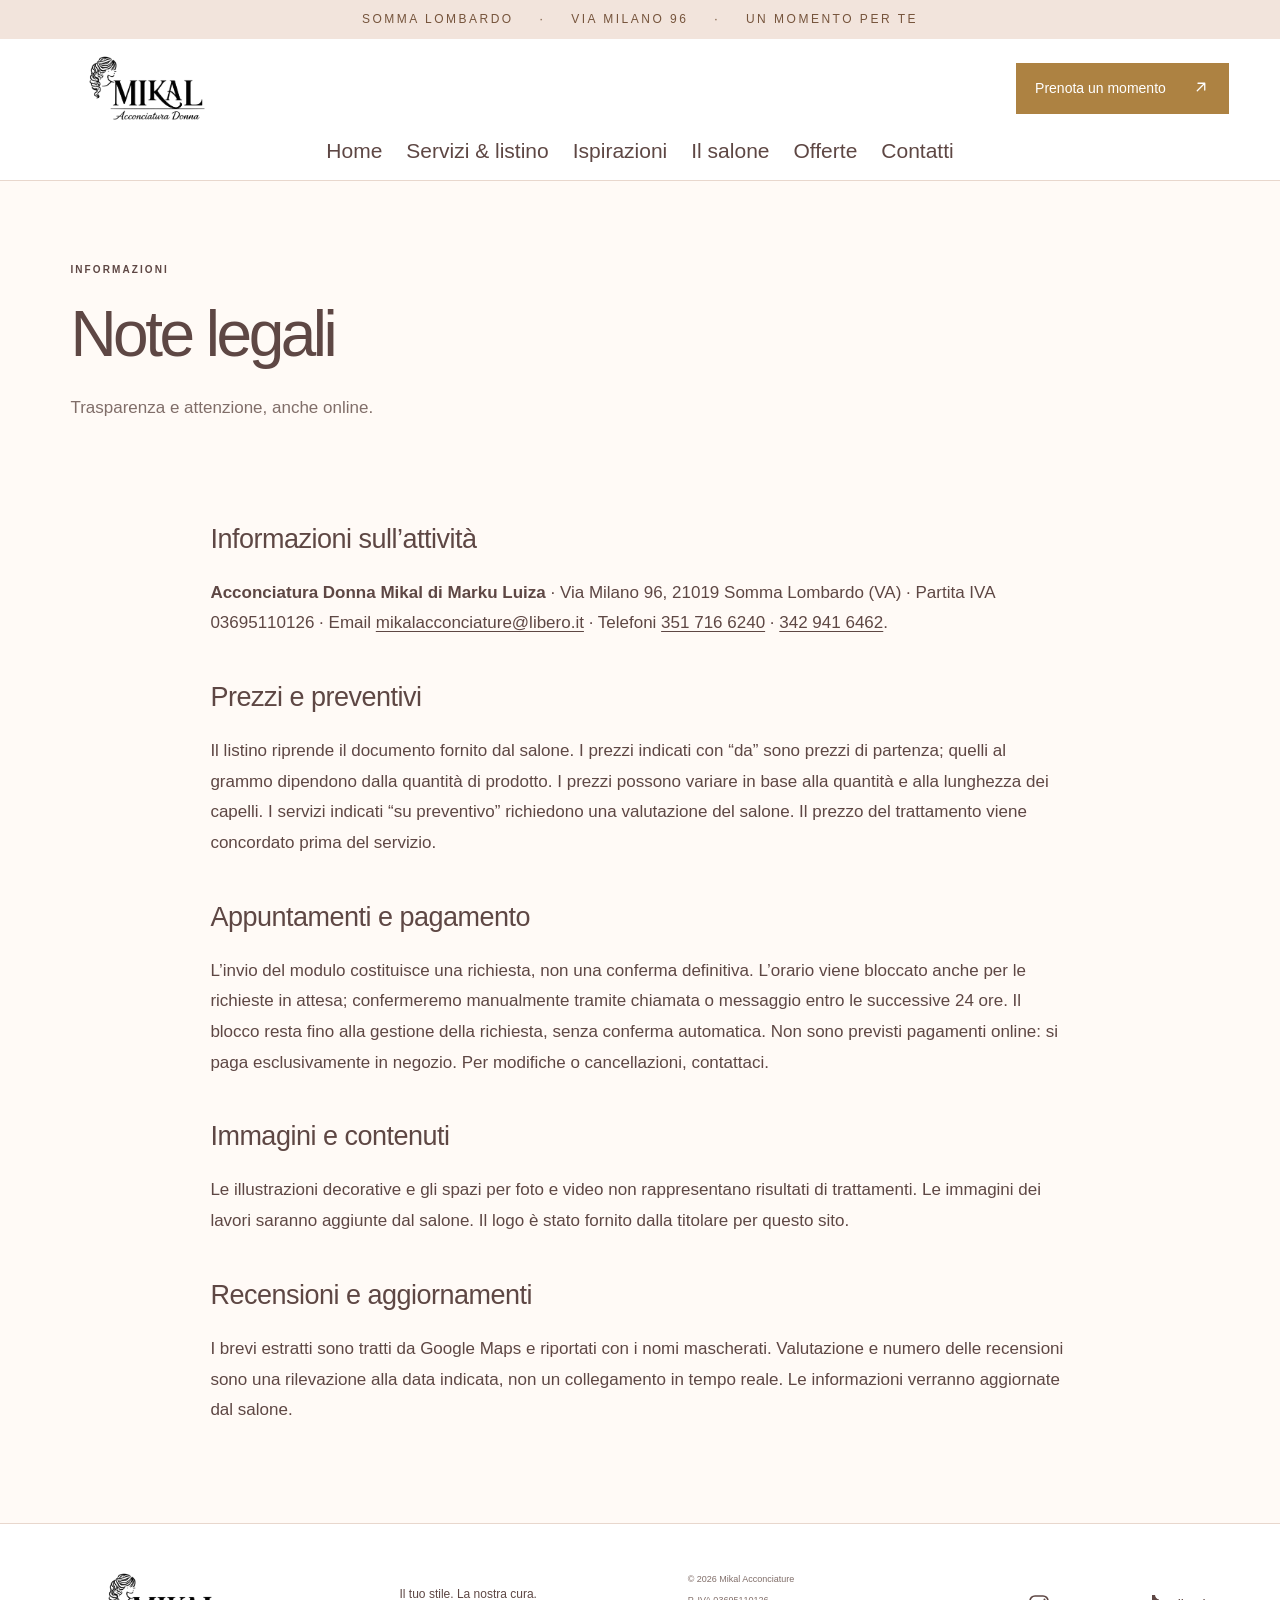
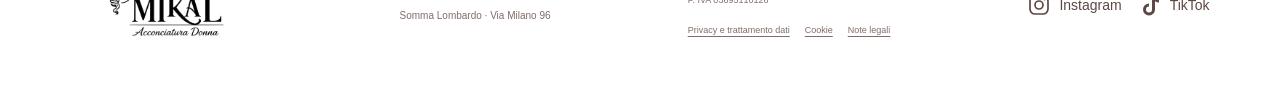
<file: note-legali.html>
<!doctype html>
<html lang="it">
<head>
  <meta charset="utf-8"><meta name="viewport" content="width=device-width, initial-scale=1">
  <meta name="theme-color" content="#f4f0e9">
  <title>Note legali · Mikal Acconciature</title>
  <meta name="description" content="Mikal Acconciature a Somma Lombardo, Via Milano 96. Scopri il salone, lasciati ispirare e prenota il tuo appuntamento. Pagamento solo in negozio.">
  <link rel="icon" href="media/logo-mikal-trasparente.png">
  <link rel="stylesheet" href="style.css"><script src="content.js" defer></script><script src="app.js" defer></script>
<link rel="canonical" href="https://mikalacconciature.it/note-legali.html">
<meta property="og:type" content="website">
<meta property="og:locale" content="it_IT">
<meta property="og:site_name" content="Mikal Acconciature">
<meta property="og:title" content="Note legali · Mikal Acconciature">
<meta property="og:description" content="Mikal Acconciature a Somma Lombardo, Via Milano 96. Scopri il salone, lasciati ispirare e prenota il tuo appuntamento. Pagamento solo in negozio.">
<meta property="og:url" content="https://mikalacconciature.it/note-legali.html">
<meta property="og:image" content="https://mikalacconciature.it/media/anteprima-condivisione.jpg">
<meta property="og:image:width" content="1200">
<meta property="og:image:height" content="630">
<meta property="og:image:alt" content="Mikal Acconciatura Donna: il logo e l’interno del salone a Somma Lombardo">
<meta name="twitter:card" content="summary_large_image">
<meta name="twitter:title" content="Note legali · Mikal Acconciature">
<meta name="twitter:description" content="Mikal Acconciature a Somma Lombardo, Via Milano 96. Scopri il salone, lasciati ispirare e prenota il tuo appuntamento. Pagamento solo in negozio.">
<meta name="twitter:image" content="https://mikalacconciature.it/media/anteprima-condivisione.jpg">
</head>
<body><a class="skip" href="#main">Vai al contenuto</a>
<div class="announcement">SOMMA LOMBARDO <span>·</span> VIA MILANO 96 <span>·</span> UN MOMENTO PER TE</div>
<header class="header">
  <a class="brand" href="index.html" aria-label="Mikal Acconciatura Donna, home"><img src="media/logo-mikal-trasparente.png" alt="Mikal Acconciatura Donna" width="2106" height="747"></a>
  <button class="menu-toggle" aria-expanded="false" aria-controls="nav">Menu <span>☰</span></button>
  <nav id="nav" aria-label="Menu principale"><a href="index.html">Home</a><a href="servizi.html">Servizi & listino</a><a href="ispirazioni.html">Ispirazioni</a><a href="salone.html">Il salone</a><a href="offerte.html">Offerte</a><a href="contatti.html">Contatti</a></nav>
  <a class="button small header-book" href="prenota.html">Prenota un momento <span><svg class="ic" viewBox="0 0 24 24" width="1em" height="1em" aria-hidden="true" focusable="false" fill="none" stroke="currentColor" stroke-width="1.7" stroke-linecap="round" stroke-linejoin="round"><path d="M7 17 17 7M8 7h9v9"/></svg></span></a>
</header>
<main id="main"><div class="page-heading section"><p class="eyebrow">INFORMAZIONI</p><h1>Note legali</h1><p class="intro">Trasparenza e attenzione, anche online.</p></div><section class="legal-content section"><h2>Informazioni sull’attività</h2><p><strong>Acconciatura Donna Mikal di Marku Luiza</strong> · Via Milano 96, 21019 Somma Lombardo (VA) · Partita IVA 03695110126 · Email <a href="mailto:mikalacconciature@libero.it">mikalacconciature@libero.it</a> · Telefoni <a href="tel:+393517166240">351 716 6240</a> · <a href="tel:+393429416462">342 941 6462</a>.</p><h2>Prezzi e preventivi</h2><p>Il listino riprende il documento fornito dal salone. I prezzi indicati con “da” sono prezzi di partenza; quelli al grammo dipendono dalla quantità di prodotto. I prezzi possono variare in base alla quantità e alla lunghezza dei capelli. I servizi indicati “su preventivo” richiedono una valutazione del salone. Il prezzo del trattamento viene concordato prima del servizio.</p><h2>Appuntamenti e pagamento</h2><p>L’invio del modulo costituisce una richiesta, non una conferma definitiva. L’orario viene bloccato anche per le richieste in attesa; confermeremo manualmente tramite chiamata o messaggio entro le successive 24 ore. Il blocco resta fino alla gestione della richiesta, senza conferma automatica. Non sono previsti pagamenti online: si paga esclusivamente in negozio. Per modifiche o cancellazioni, contattaci.</p><h2>Immagini e contenuti</h2><p>Le illustrazioni decorative e gli spazi per foto e video non rappresentano risultati di trattamenti. Le immagini dei lavori saranno aggiunte dal salone. Il logo è stato fornito dalla titolare per questo sito.</p><h2>Recensioni e aggiornamenti</h2><p>I brevi estratti sono tratti da Google Maps e riportati con i nomi mascherati. Valutazione e numero delle recensioni sono una rilevazione alla data indicata, non un collegamento in tempo reale. Le informazioni verranno aggiornate dal salone.</p></section></main><footer><a class="brand" href="index.html"><img src="media/logo-mikal-trasparente.png" alt="Mikal Acconciatura Donna" width="2106" height="747"></a><p>Il tuo stile. La nostra cura.<br><small>Somma Lombardo · Via Milano 96</small></p><div><span id="copyright"></span><span id="vat"></span><nav class="legal-links" aria-label="Informazioni legali"><a href="privacy.html">Privacy e trattamento dati</a><a href="cookie.html">Cookie</a><a href="note-legali.html" aria-current="page">Note legali</a></nav></div><nav class="social-links" aria-label="Seguici sui social"><a href="https://instagram.com/mikal.acconciature" target="_blank" rel="noopener" aria-label="Instagram di Mikal Acconciature"><svg viewBox="0 0 24 24" aria-hidden="true" fill="none" stroke="currentColor" stroke-width="1.7"><rect x="3" y="3" width="18" height="18" rx="5"/><circle cx="12" cy="12" r="4"/><circle cx="17.5" cy="6.5" r="1" fill="currentColor" stroke="none"/></svg><span>Instagram</span></a><a href="https://www.tiktok.com/@mikal.acconciature" target="_blank" rel="noopener" aria-label="TikTok di Mikal Acconciature"><svg viewBox="0 0 24 24" aria-hidden="true" fill="currentColor"><path d="M14 2h3c.3 2.6 1.8 4.2 4 4.5v3a9 9 0 0 1-4-1.3v8.3a6 6 0 1 1-6-6v3a3 3 0 1 0 3 3V2Z"/></svg><span>TikTok</span></a></nav></footer><div class="mobile-book"><a href="prenota.html">Prenota il tuo momento <svg class="ic" viewBox="0 0 24 24" width="1em" height="1em" aria-hidden="true" focusable="false" fill="none" stroke="currentColor" stroke-width="1.7" stroke-linecap="round" stroke-linejoin="round"><path d="M7 17 17 7M8 7h9v9"/></svg></a></div><dialog id="media-dialog"><button class="dialog-close" aria-label="Chiudi">×</button><div id="dialog-content"></div></dialog></body></html>
</file>
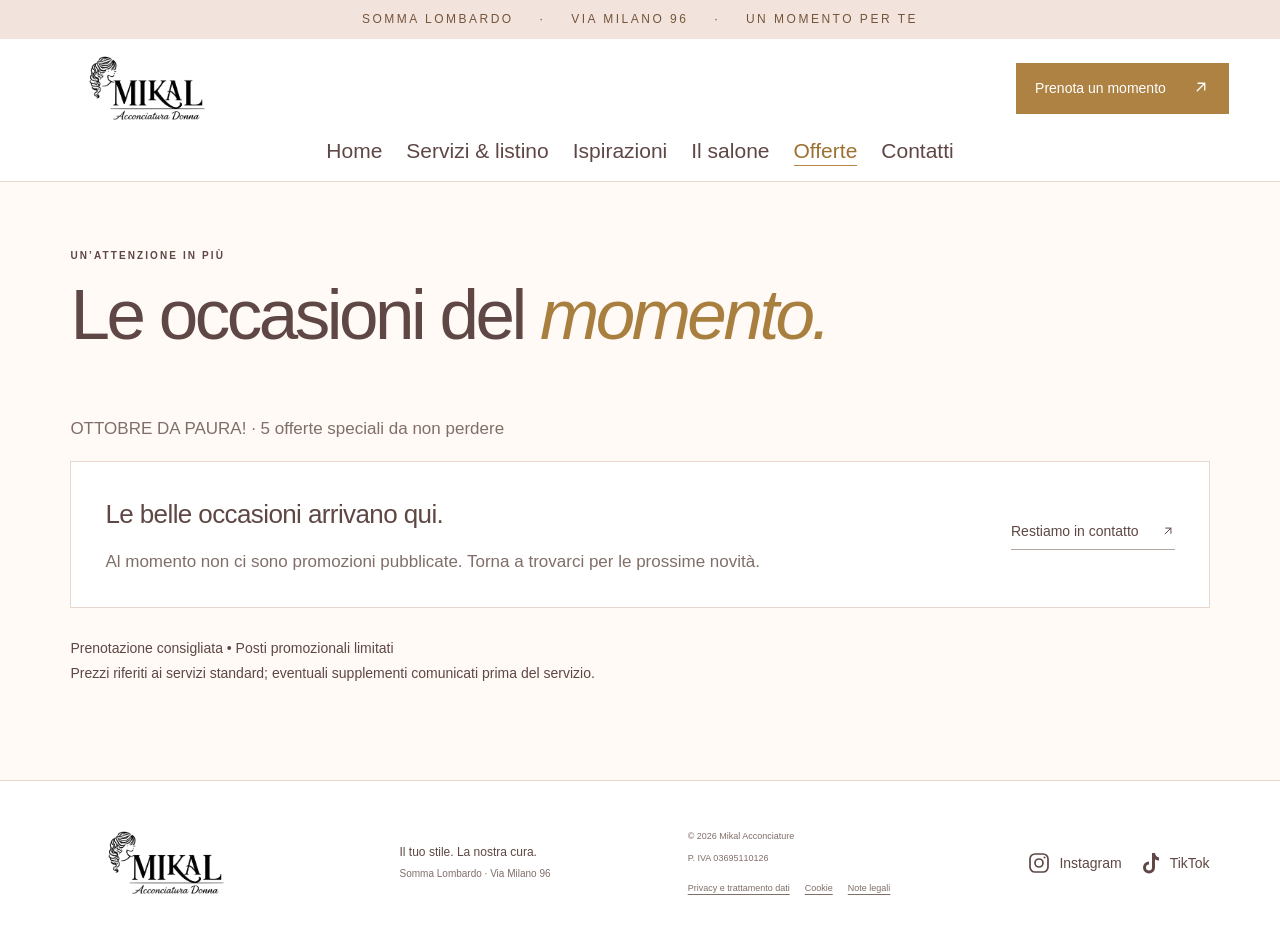
<file: offerte.html>
<!doctype html>
<html lang="it">
<head>
  <meta charset="utf-8"><meta name="viewport" content="width=device-width, initial-scale=1">
  <meta name="theme-color" content="#f4f0e9">
  <title>Offerte e novità · Mikal Acconciature</title>
  <meta name="description" content="Mikal Acconciature a Somma Lombardo, Via Milano 96. Scopri il salone, lasciati ispirare e prenota il tuo appuntamento. Pagamento solo in negozio.">
  <link rel="icon" href="media/logo-mikal-trasparente.png">
  <link rel="stylesheet" href="style.css"><script src="content.js" defer></script><script src="app.js" defer></script>
<link rel="canonical" href="https://mikalacconciature.it/offerte.html">
<meta property="og:type" content="website">
<meta property="og:locale" content="it_IT">
<meta property="og:site_name" content="Mikal Acconciature">
<meta property="og:title" content="Offerte e novità · Mikal Acconciature">
<meta property="og:description" content="Mikal Acconciature a Somma Lombardo, Via Milano 96. Scopri il salone, lasciati ispirare e prenota il tuo appuntamento. Pagamento solo in negozio.">
<meta property="og:url" content="https://mikalacconciature.it/offerte.html">
<meta property="og:image" content="https://mikalacconciature.it/media/anteprima-condivisione.jpg">
<meta property="og:image:width" content="1200">
<meta property="og:image:height" content="630">
<meta property="og:image:alt" content="Mikal Acconciatura Donna: il logo e l’interno del salone a Somma Lombardo">
<meta name="twitter:card" content="summary_large_image">
<meta name="twitter:title" content="Offerte e novità · Mikal Acconciature">
<meta name="twitter:description" content="Mikal Acconciature a Somma Lombardo, Via Milano 96. Scopri il salone, lasciati ispirare e prenota il tuo appuntamento. Pagamento solo in negozio.">
<meta name="twitter:image" content="https://mikalacconciature.it/media/anteprima-condivisione.jpg">
</head>
<body><a class="skip" href="#main">Vai al contenuto</a>
<div class="announcement">SOMMA LOMBARDO <span>·</span> VIA MILANO 96 <span>·</span> UN MOMENTO PER TE</div>
<header class="header">
  <a class="brand" href="index.html" aria-label="Mikal Acconciatura Donna, home"><img src="media/logo-mikal-trasparente.png" alt="Mikal Acconciatura Donna" width="2106" height="747"></a>
  <button class="menu-toggle" aria-expanded="false" aria-controls="nav">Menu <span>☰</span></button>
  <nav id="nav" aria-label="Menu principale"><a href="index.html">Home</a><a href="servizi.html">Servizi & listino</a><a href="ispirazioni.html">Ispirazioni</a><a href="salone.html">Il salone</a><a href="offerte.html" aria-current="page">Offerte</a><a href="contatti.html">Contatti</a></nav>
  <a class="button small header-book" href="prenota.html">Prenota un momento <span><svg class="ic" viewBox="0 0 24 24" width="1em" height="1em" aria-hidden="true" focusable="false" fill="none" stroke="currentColor" stroke-width="1.7" stroke-linecap="round" stroke-linejoin="round"><path d="M7 17 17 7M8 7h9v9"/></svg></span></a>
</header>
<main id="main"><section id="offerte" class="section offers-section"><div class="section-head"><div><p class="eyebrow">UN’ATTENZIONE IN PIÙ</p><h1>Le occasioni del <em>momento.</em></h1></div></div><p class="october-intro">OTTOBRE DA PAURA! · 5 offerte speciali da non perdere</p><div id="offers"></div><p class="offer-terms">Prenotazione consigliata • Posti promozionali limitati<br>Prezzi riferiti ai servizi standard; eventuali supplementi comunicati prima del servizio.</p></section></main><footer><a class="brand" href="index.html"><img src="media/logo-mikal-trasparente.png" alt="Mikal Acconciatura Donna" width="2106" height="747"></a><p>Il tuo stile. La nostra cura.<br><small>Somma Lombardo · Via Milano 96</small></p><div><span id="copyright"></span><span id="vat"></span><nav class="legal-links" aria-label="Informazioni legali"><a href="privacy.html">Privacy e trattamento dati</a><a href="cookie.html">Cookie</a><a href="note-legali.html">Note legali</a></nav></div><nav class="social-links" aria-label="Seguici sui social"><a href="https://instagram.com/mikal.acconciature" target="_blank" rel="noopener" aria-label="Instagram di Mikal Acconciature"><svg viewBox="0 0 24 24" aria-hidden="true" fill="none" stroke="currentColor" stroke-width="1.7"><rect x="3" y="3" width="18" height="18" rx="5"/><circle cx="12" cy="12" r="4"/><circle cx="17.5" cy="6.5" r="1" fill="currentColor" stroke="none"/></svg><span>Instagram</span></a><a href="https://www.tiktok.com/@mikal.acconciature" target="_blank" rel="noopener" aria-label="TikTok di Mikal Acconciature"><svg viewBox="0 0 24 24" aria-hidden="true" fill="currentColor"><path d="M14 2h3c.3 2.6 1.8 4.2 4 4.5v3a9 9 0 0 1-4-1.3v8.3a6 6 0 1 1-6-6v3a3 3 0 1 0 3 3V2Z"/></svg><span>TikTok</span></a></nav></footer><div class="mobile-book"><a href="prenota.html">Prenota il tuo momento <svg class="ic" viewBox="0 0 24 24" width="1em" height="1em" aria-hidden="true" focusable="false" fill="none" stroke="currentColor" stroke-width="1.7" stroke-linecap="round" stroke-linejoin="round"><path d="M7 17 17 7M8 7h9v9"/></svg></a></div><dialog id="media-dialog"><button class="dialog-close" aria-label="Chiudi">×</button><div id="dialog-content"></div></dialog></body></html>
</file>
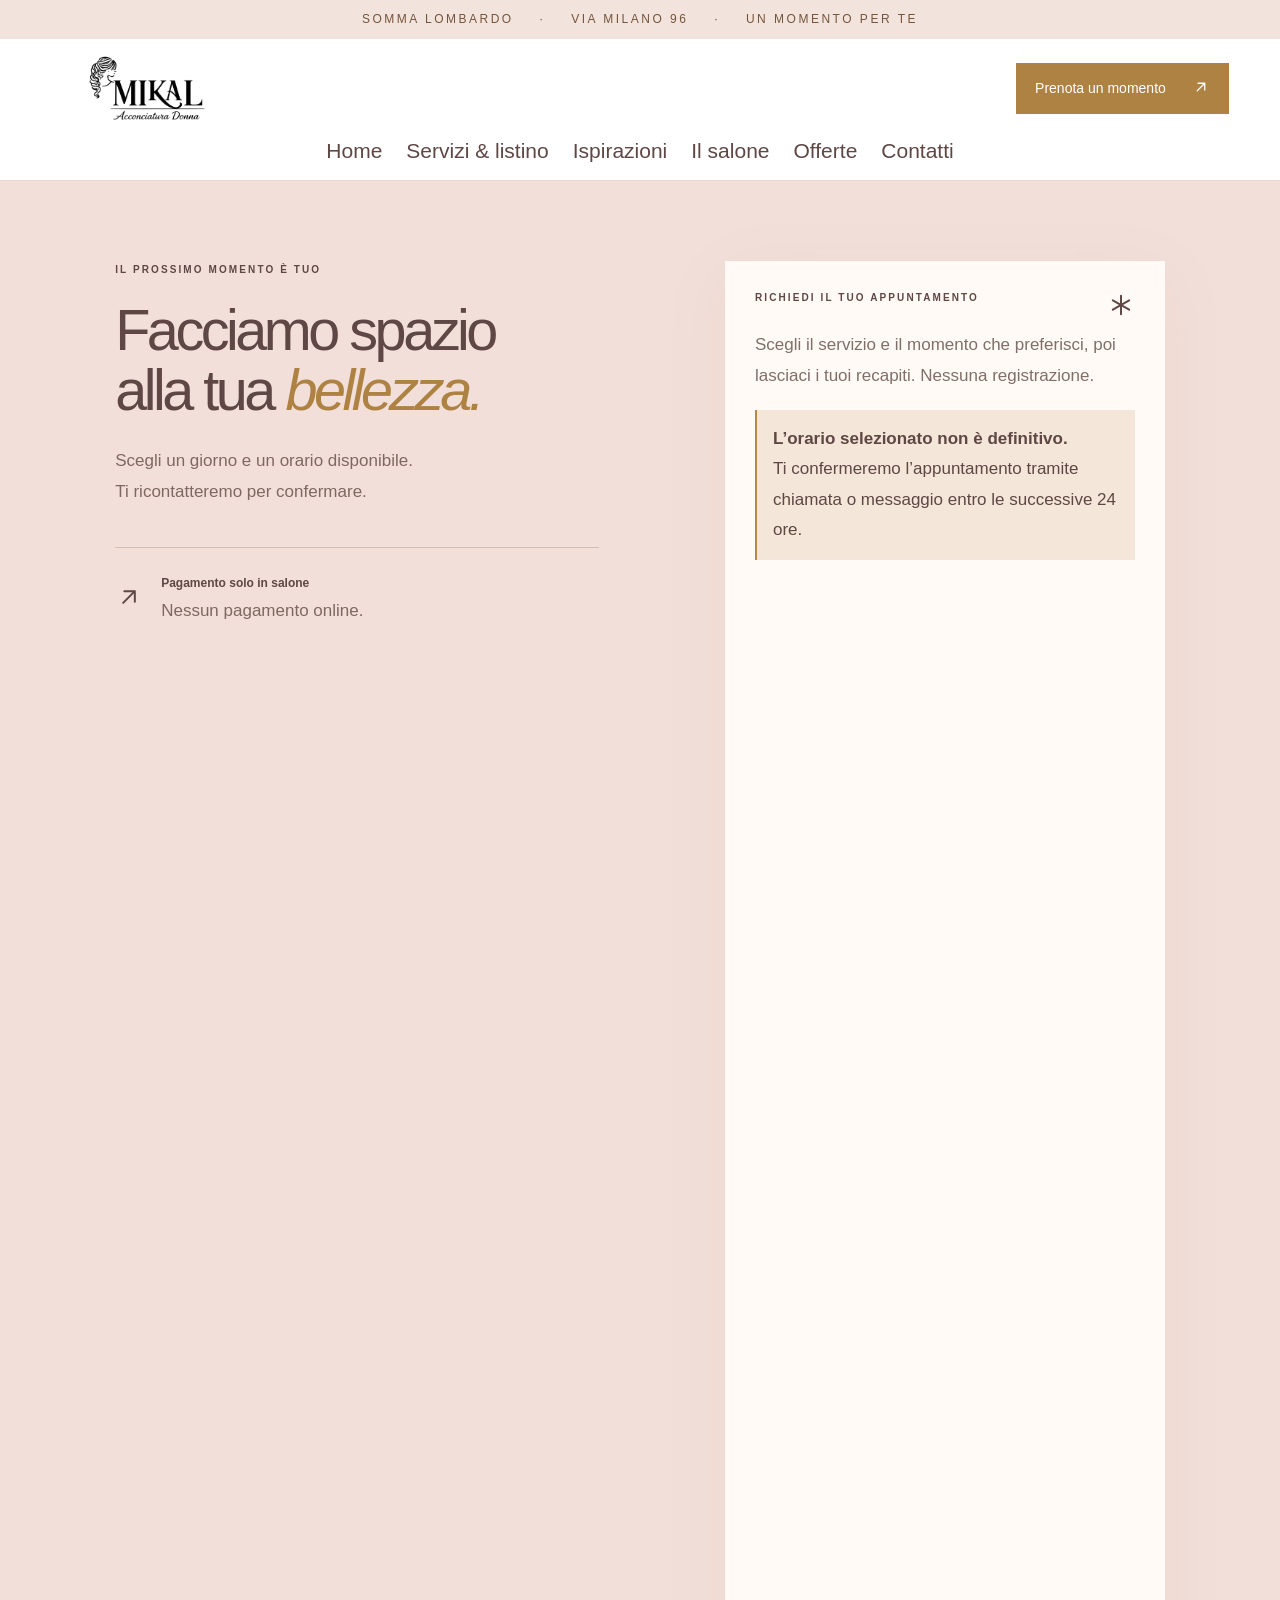
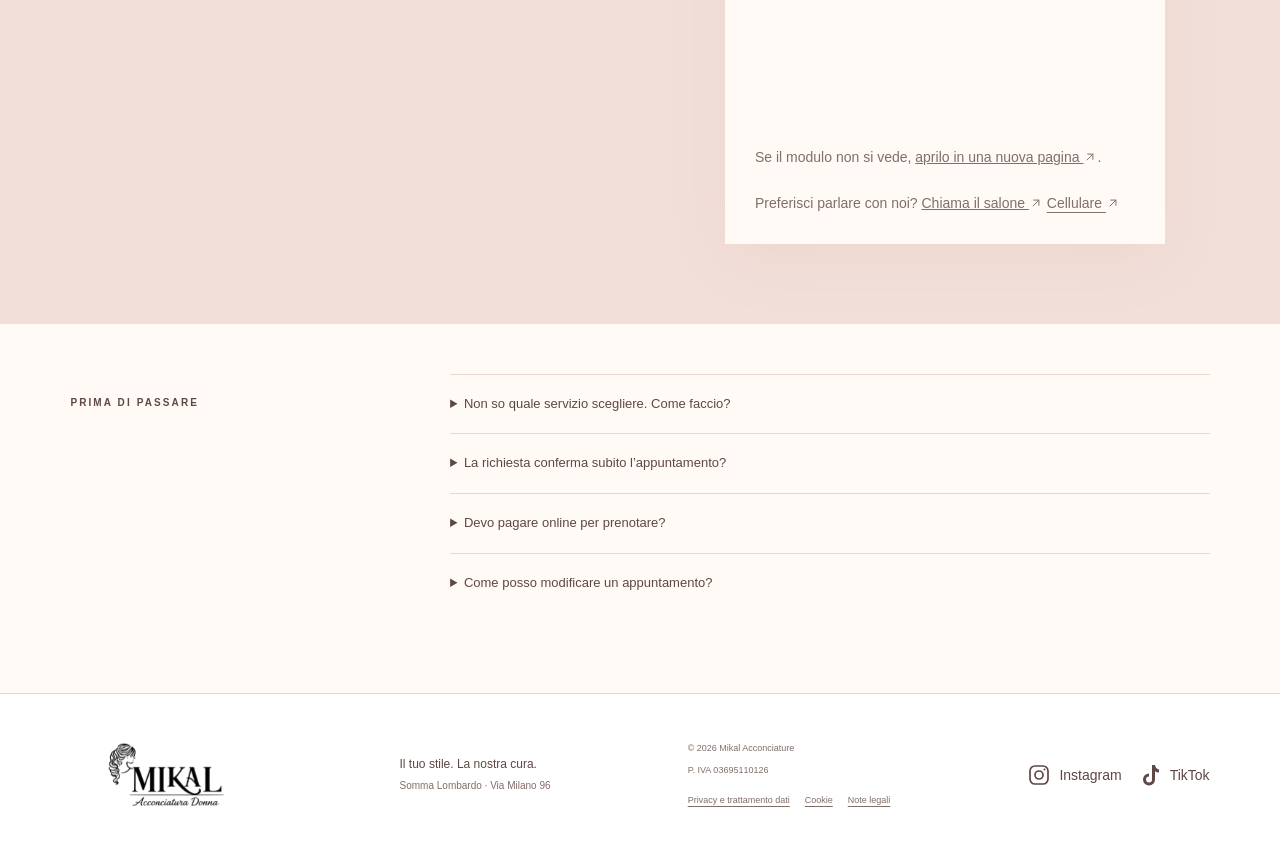
<file: prenota.html>
<!doctype html>
<html lang="it">
<head>
  <meta charset="utf-8"><meta name="viewport" content="width=device-width, initial-scale=1">
  <meta name="theme-color" content="#f4f0e9">
  <title>Prenota un appuntamento · Mikal Acconciature</title>
  <meta name="description" content="Mikal Acconciature a Somma Lombardo, Via Milano 96. Scopri il salone, lasciati ispirare e prenota il tuo appuntamento. Pagamento solo in negozio.">
  <link rel="icon" href="media/logo-mikal-trasparente.png">
  <link rel="stylesheet" href="style.css"><script src="content.js" defer></script><script src="app.js" defer></script>
<link rel="canonical" href="https://mikalacconciature.it/prenota.html">
<meta property="og:type" content="website">
<meta property="og:locale" content="it_IT">
<meta property="og:site_name" content="Mikal Acconciature">
<meta property="og:title" content="Prenota un appuntamento · Mikal Acconciature">
<meta property="og:description" content="Mikal Acconciature a Somma Lombardo, Via Milano 96. Scopri il salone, lasciati ispirare e prenota il tuo appuntamento. Pagamento solo in negozio.">
<meta property="og:url" content="https://mikalacconciature.it/prenota.html">
<meta property="og:image" content="https://mikalacconciature.it/media/anteprima-condivisione.jpg">
<meta property="og:image:width" content="1200">
<meta property="og:image:height" content="630">
<meta property="og:image:alt" content="Mikal Acconciatura Donna: il logo e l’interno del salone a Somma Lombardo">
<meta name="twitter:card" content="summary_large_image">
<meta name="twitter:title" content="Prenota un appuntamento · Mikal Acconciature">
<meta name="twitter:description" content="Mikal Acconciature a Somma Lombardo, Via Milano 96. Scopri il salone, lasciati ispirare e prenota il tuo appuntamento. Pagamento solo in negozio.">
<meta name="twitter:image" content="https://mikalacconciature.it/media/anteprima-condivisione.jpg">
</head>
<body><a class="skip" href="#main">Vai al contenuto</a>
<div class="announcement">SOMMA LOMBARDO <span>·</span> VIA MILANO 96 <span>·</span> UN MOMENTO PER TE</div>
<header class="header">
  <a class="brand" href="index.html" aria-label="Mikal Acconciatura Donna, home"><img src="media/logo-mikal-trasparente.png" alt="Mikal Acconciatura Donna" width="2106" height="747"></a>
  <button class="menu-toggle" aria-expanded="false" aria-controls="nav">Menu <span>☰</span></button>
  <nav id="nav" aria-label="Menu principale"><a href="index.html">Home</a><a href="servizi.html">Servizi & listino</a><a href="ispirazioni.html">Ispirazioni</a><a href="salone.html">Il salone</a><a href="offerte.html">Offerte</a><a href="contatti.html">Contatti</a></nav>
  <a class="button small header-book" href="prenota.html" aria-current="page">Prenota un momento <span><svg class="ic" viewBox="0 0 24 24" width="1em" height="1em" aria-hidden="true" focusable="false" fill="none" stroke="currentColor" stroke-width="1.7" stroke-linecap="round" stroke-linejoin="round"><path d="M7 17 17 7M8 7h9v9"/></svg></span></a>
</header>
<main id="main"><section id="prenota" class="booking-section"><div class="booking-copy"><p class="eyebrow">IL PROSSIMO MOMENTO È TUO</p><h1>Facciamo spazio<br>alla tua <em>bellezza.</em></h1><p>Scegli un giorno e un orario disponibile.<br>Ti ricontatteremo per confermare.</p><div class="booking-promise"><span><svg class="ic" viewBox="0 0 24 24" width="1em" height="1em" aria-hidden="true" focusable="false" fill="none" stroke="currentColor" stroke-width="1.7" stroke-linecap="round" stroke-linejoin="round"><path d="M7 17 17 7M8 7h9v9"/></svg></span><div><strong>Pagamento solo in salone</strong><p>Nessun pagamento online.</p></div></div></div><div class="booking-card booking-online"><div class="card-top"><span class="eyebrow">RICHIEDI IL TUO APPUNTAMENTO</span><span aria-hidden="true"><svg class="ic" viewBox="0 0 24 24" width="1em" height="1em" aria-hidden="true" focusable="false" fill="none" stroke="currentColor" stroke-width="1.7" stroke-linecap="round" stroke-linejoin="round"><path d="M12 4v16M5 8l14 8M19 8 5 16"/></svg></span></div><p class="request-intro">Scegli il servizio e il momento che preferisci, poi lasciaci i tuoi recapiti. Nessuna registrazione.</p><div class="pending-notice"><strong>L’orario selezionato non è definitivo.</strong><br>Ti confermeremo l’appuntamento tramite chiamata o messaggio entro le successive 24 ore.</div><iframe id="booking-frame" title="Modulo di richiesta appuntamento Mikal" src="https://script.google.com/macros/s/AKfycbw1woRDi98pOIc3VYRjn5qezQyW95zjA4SQ4Cp6B3UJ6QToP4aOB0E571S_bzfuaK6S/exec" loading="lazy"></iframe><p class="small-note">Se il modulo non si vede, <a href="https://script.google.com/macros/s/AKfycbw1woRDi98pOIc3VYRjn5qezQyW95zjA4SQ4Cp6B3UJ6QToP4aOB0E571S_bzfuaK6S/exec" target="_blank" rel="noopener">aprilo in una nuova pagina <svg class="ic" viewBox="0 0 24 24" width="1em" height="1em" aria-hidden="true" focusable="false" fill="none" stroke="currentColor" stroke-width="1.7" stroke-linecap="round" stroke-linejoin="round"><path d="M7 17 17 7M8 7h9v9"/></svg></a>.</p><p class="small-note">Preferisci parlare con noi? <a class="phone-link">Chiama il salone <svg class="ic" viewBox="0 0 24 24" width="1em" height="1em" aria-hidden="true" focusable="false" fill="none" stroke="currentColor" stroke-width="1.7" stroke-linecap="round" stroke-linejoin="round"><path d="M7 17 17 7M8 7h9v9"/></svg></a> <a class="mobile-link" href="tel:+393429416462">Cellulare <svg class="ic" viewBox="0 0 24 24" width="1em" height="1em" aria-hidden="true" focusable="false" fill="none" stroke="currentColor" stroke-width="1.7" stroke-linecap="round" stroke-linejoin="round"><path d="M7 17 17 7M8 7h9v9"/></svg></a></p></div></section><section class="faq section"><p class="eyebrow">PRIMA DI PASSARE</p><details><summary>Non so quale servizio scegliere. Come faccio?</summary><p>Puoi chiamarci e raccontarci cosa desideri: ti aiuteremo a scegliere l’appuntamento adatto.</p></details><details><summary>La richiesta conferma subito l’appuntamento?</summary><p>No. L’orario viene bloccato in attesa della nostra verifica. Riceverai una chiamata o un messaggio entro 24 ore. Il blocco resta attivo fino alla gestione della richiesta.</p></details><details><summary>Devo pagare online per prenotare?</summary><p>No. Il pagamento avviene esclusivamente in negozio.</p></details><details><summary>Come posso modificare un appuntamento?</summary><p>Per modificare o annullare una richiesta, chiamaci al <a href="tel:+393517166240">351 716 6240</a> oppure al <a href="tel:+393429416462">342 941 6462</a>.</p></details></section></main><footer><a class="brand" href="index.html"><img src="media/logo-mikal-trasparente.png" alt="Mikal Acconciatura Donna" width="2106" height="747"></a><p>Il tuo stile. La nostra cura.<br><small>Somma Lombardo · Via Milano 96</small></p><div><span id="copyright"></span><span id="vat"></span><nav class="legal-links" aria-label="Informazioni legali"><a href="privacy.html">Privacy e trattamento dati</a><a href="cookie.html">Cookie</a><a href="note-legali.html">Note legali</a></nav></div><nav class="social-links" aria-label="Seguici sui social"><a href="https://instagram.com/mikal.acconciature" target="_blank" rel="noopener" aria-label="Instagram di Mikal Acconciature"><svg viewBox="0 0 24 24" aria-hidden="true" fill="none" stroke="currentColor" stroke-width="1.7"><rect x="3" y="3" width="18" height="18" rx="5"/><circle cx="12" cy="12" r="4"/><circle cx="17.5" cy="6.5" r="1" fill="currentColor" stroke="none"/></svg><span>Instagram</span></a><a href="https://www.tiktok.com/@mikal.acconciature" target="_blank" rel="noopener" aria-label="TikTok di Mikal Acconciature"><svg viewBox="0 0 24 24" aria-hidden="true" fill="currentColor"><path d="M14 2h3c.3 2.6 1.8 4.2 4 4.5v3a9 9 0 0 1-4-1.3v8.3a6 6 0 1 1-6-6v3a3 3 0 1 0 3 3V2Z"/></svg><span>TikTok</span></a></nav></footer><div class="mobile-book"><a href="prenota.html" aria-current="page">Prenota il tuo momento <svg class="ic" viewBox="0 0 24 24" width="1em" height="1em" aria-hidden="true" focusable="false" fill="none" stroke="currentColor" stroke-width="1.7" stroke-linecap="round" stroke-linejoin="round"><path d="M7 17 17 7M8 7h9v9"/></svg></a></div><dialog id="media-dialog"><button class="dialog-close" aria-label="Chiudi">×</button><div id="dialog-content"></div></dialog></body></html>
</file>
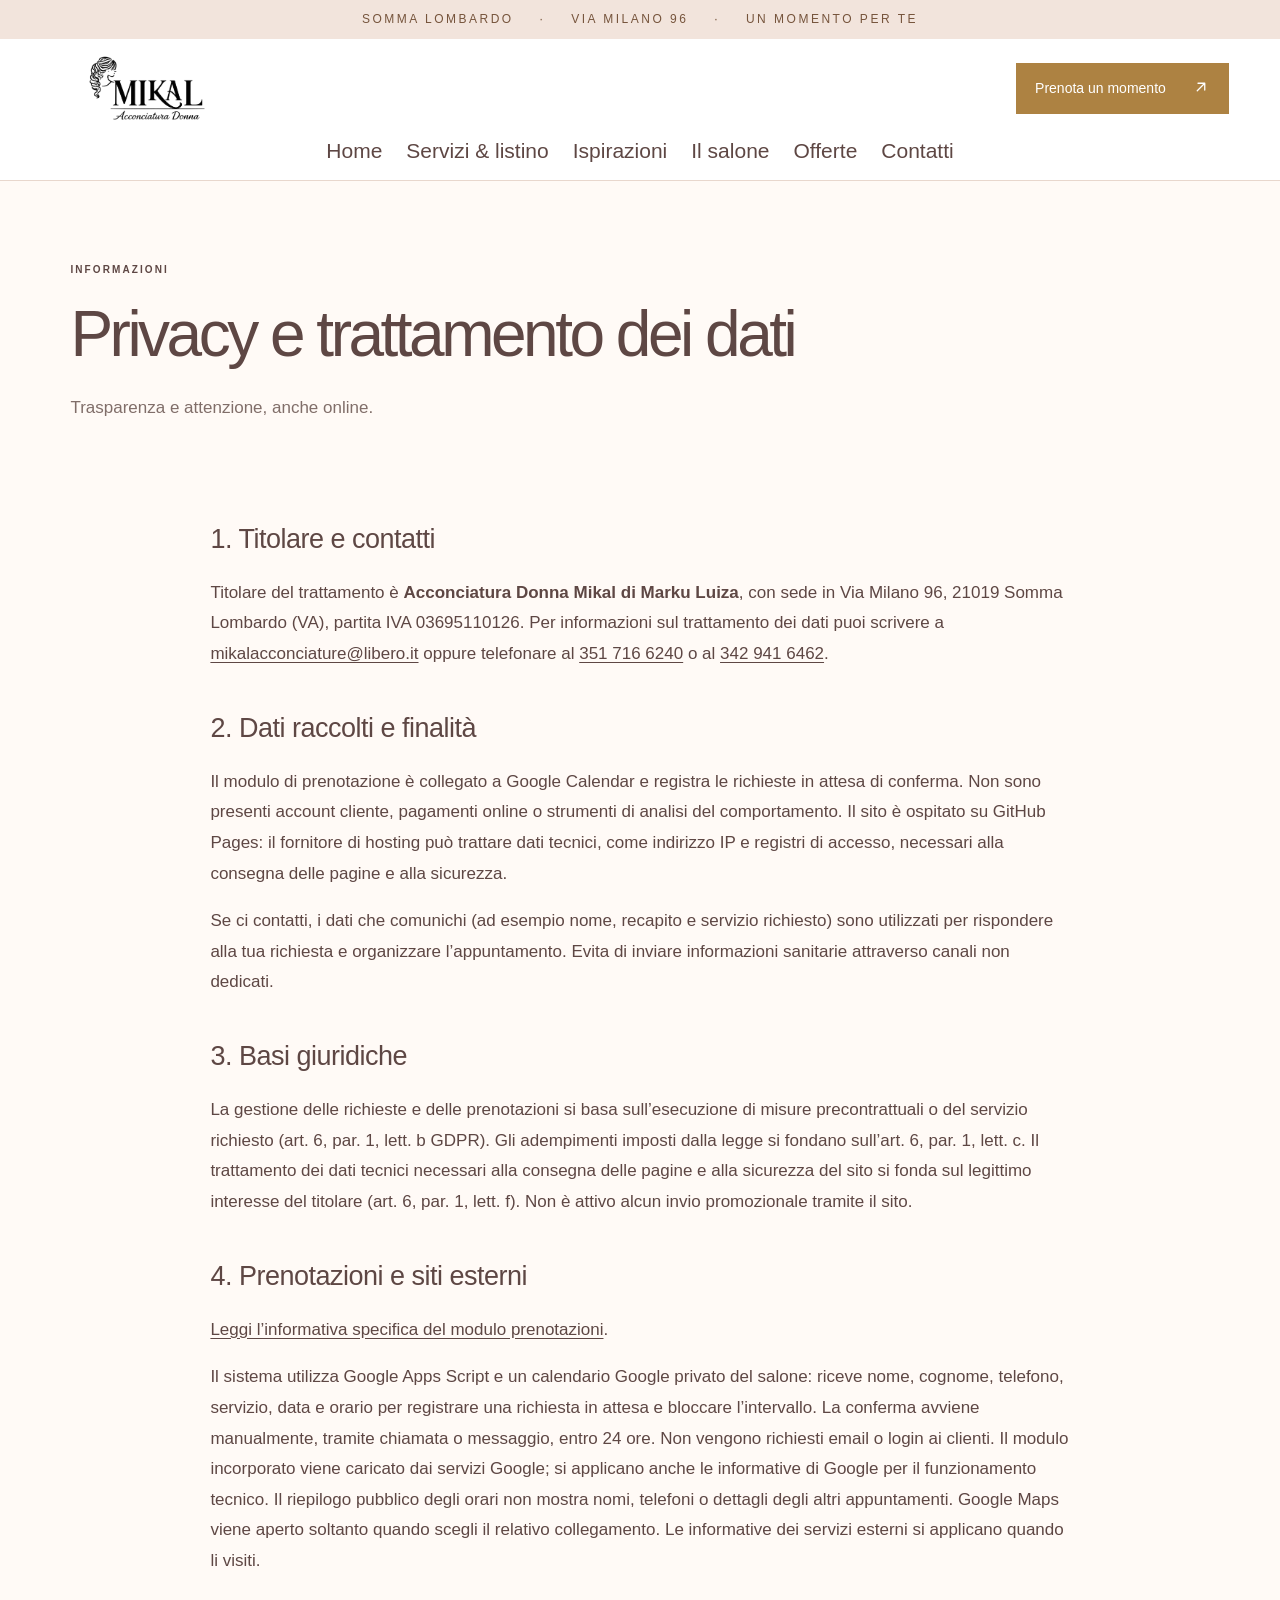
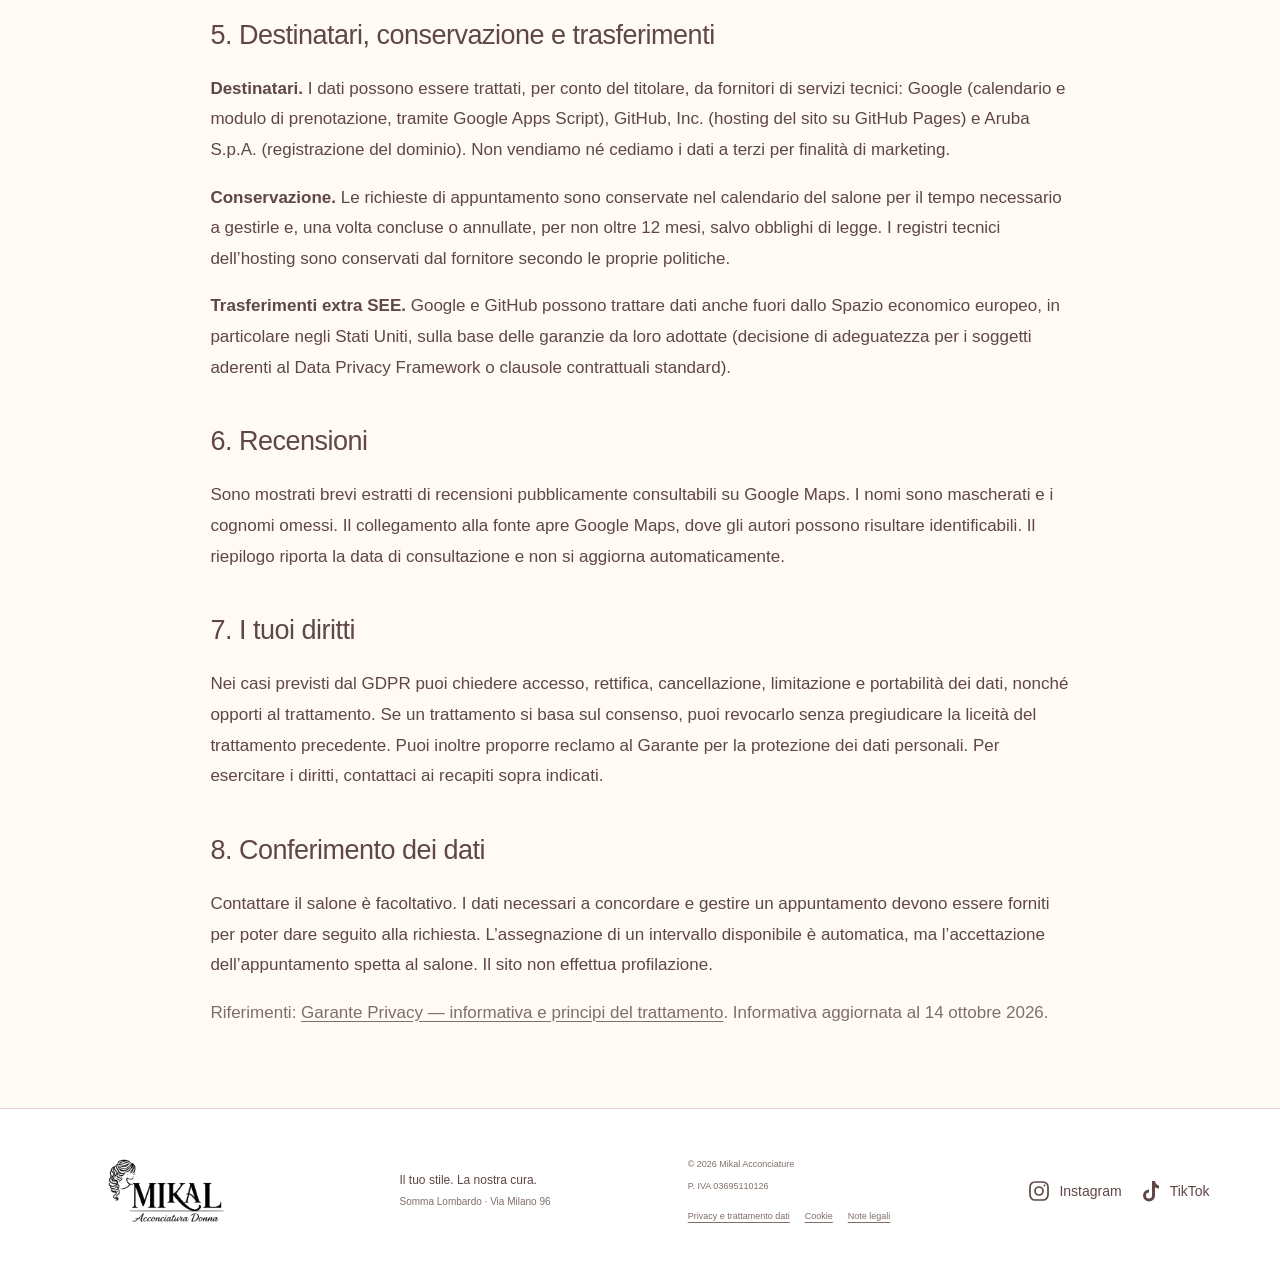
<file: privacy.html>
<!doctype html>
<html lang="it">
<head>
  <meta charset="utf-8"><meta name="viewport" content="width=device-width, initial-scale=1">
  <meta name="theme-color" content="#f4f0e9">
  <title>Privacy e trattamento dei dati · Mikal Acconciature</title>
  <meta name="description" content="Mikal Acconciature a Somma Lombardo, Via Milano 96. Scopri il salone, lasciati ispirare e prenota il tuo appuntamento. Pagamento solo in negozio.">
  <link rel="icon" href="media/logo-mikal-trasparente.png">
  <link rel="stylesheet" href="style.css"><script src="content.js" defer></script><script src="app.js" defer></script>
<link rel="canonical" href="https://mikalacconciature.it/privacy.html">
<meta property="og:type" content="website">
<meta property="og:locale" content="it_IT">
<meta property="og:site_name" content="Mikal Acconciature">
<meta property="og:title" content="Privacy e trattamento dei dati · Mikal Acconciature">
<meta property="og:description" content="Mikal Acconciature a Somma Lombardo, Via Milano 96. Scopri il salone, lasciati ispirare e prenota il tuo appuntamento. Pagamento solo in negozio.">
<meta property="og:url" content="https://mikalacconciature.it/privacy.html">
<meta property="og:image" content="https://mikalacconciature.it/media/anteprima-condivisione.jpg">
<meta property="og:image:width" content="1200">
<meta property="og:image:height" content="630">
<meta property="og:image:alt" content="Mikal Acconciatura Donna: il logo e l’interno del salone a Somma Lombardo">
<meta name="twitter:card" content="summary_large_image">
<meta name="twitter:title" content="Privacy e trattamento dei dati · Mikal Acconciature">
<meta name="twitter:description" content="Mikal Acconciature a Somma Lombardo, Via Milano 96. Scopri il salone, lasciati ispirare e prenota il tuo appuntamento. Pagamento solo in negozio.">
<meta name="twitter:image" content="https://mikalacconciature.it/media/anteprima-condivisione.jpg">
</head>
<body><a class="skip" href="#main">Vai al contenuto</a>
<div class="announcement">SOMMA LOMBARDO <span>·</span> VIA MILANO 96 <span>·</span> UN MOMENTO PER TE</div>
<header class="header">
  <a class="brand" href="index.html" aria-label="Mikal Acconciatura Donna, home"><img src="media/logo-mikal-trasparente.png" alt="Mikal Acconciatura Donna" width="2106" height="747"></a>
  <button class="menu-toggle" aria-expanded="false" aria-controls="nav">Menu <span>☰</span></button>
  <nav id="nav" aria-label="Menu principale"><a href="index.html">Home</a><a href="servizi.html">Servizi & listino</a><a href="ispirazioni.html">Ispirazioni</a><a href="salone.html">Il salone</a><a href="offerte.html">Offerte</a><a href="contatti.html">Contatti</a></nav>
  <a class="button small header-book" href="prenota.html">Prenota un momento <span><svg class="ic" viewBox="0 0 24 24" width="1em" height="1em" aria-hidden="true" focusable="false" fill="none" stroke="currentColor" stroke-width="1.7" stroke-linecap="round" stroke-linejoin="round"><path d="M7 17 17 7M8 7h9v9"/></svg></span></a>
</header>
<main id="main"><div class="page-heading section"><p class="eyebrow">INFORMAZIONI</p><h1>Privacy e trattamento dei dati</h1><p class="intro">Trasparenza e attenzione, anche online.</p></div><section class="legal-content section"><h2>1. Titolare e contatti</h2><p>Titolare del trattamento è <strong>Acconciatura Donna Mikal di Marku Luiza</strong>, con sede in Via Milano 96, 21019 Somma Lombardo (VA), partita IVA 03695110126. Per informazioni sul trattamento dei dati puoi scrivere a <a href="mailto:mikalacconciature@libero.it">mikalacconciature@libero.it</a> oppure telefonare al <a href="tel:+393517166240">351 716 6240</a> o al <a href="tel:+393429416462">342 941 6462</a>.</p><h2>2. Dati raccolti e finalità</h2><p>Il modulo di prenotazione è collegato a Google Calendar e registra le richieste in attesa di conferma. Non sono presenti account cliente, pagamenti online o strumenti di analisi del comportamento. Il sito è ospitato su GitHub Pages: il fornitore di hosting può trattare dati tecnici, come indirizzo IP e registri di accesso, necessari alla consegna delle pagine e alla sicurezza.</p><p>Se ci contatti, i dati che comunichi (ad esempio nome, recapito e servizio richiesto) sono utilizzati per rispondere alla tua richiesta e organizzare l’appuntamento. Evita di inviare informazioni sanitarie attraverso canali non dedicati.</p><h2>3. Basi giuridiche</h2><p>La gestione delle richieste e delle prenotazioni si basa sull’esecuzione di misure precontrattuali o del servizio richiesto (art. 6, par. 1, lett. b GDPR). Gli adempimenti imposti dalla legge si fondano sull’art. 6, par. 1, lett. c. Il trattamento dei dati tecnici necessari alla consegna delle pagine e alla sicurezza del sito si fonda sul legittimo interesse del titolare (art. 6, par. 1, lett. f). Non è attivo alcun invio promozionale tramite il sito.</p><h2>4. Prenotazioni e siti esterni</h2><p><a href="https://script.google.com/macros/s/AKfycbw1woRDi98pOIc3VYRjn5qezQyW95zjA4SQ4Cp6B3UJ6QToP4aOB0E571S_bzfuaK6S/exec?view=privacy" target="_blank" rel="noopener">Leggi l’informativa specifica del modulo prenotazioni</a>.</p><p>Il sistema utilizza Google Apps Script e un calendario Google privato del salone: riceve nome, cognome, telefono, servizio, data e orario per registrare una richiesta in attesa e bloccare l’intervallo. La conferma avviene manualmente, tramite chiamata o messaggio, entro 24 ore. Non vengono richiesti email o login ai clienti. Il modulo incorporato viene caricato dai servizi Google; si applicano anche le informative di Google per il funzionamento tecnico. Il riepilogo pubblico degli orari non mostra nomi, telefoni o dettagli degli altri appuntamenti. Google Maps viene aperto soltanto quando scegli il relativo collegamento. Le informative dei servizi esterni si applicano quando li visiti.</p><h2>5. Destinatari, conservazione e trasferimenti</h2><p><strong>Destinatari.</strong> I dati possono essere trattati, per conto del titolare, da fornitori di servizi tecnici: Google (calendario e modulo di prenotazione, tramite Google Apps Script), GitHub, Inc. (hosting del sito su GitHub Pages) e Aruba S.p.A. (registrazione del dominio). Non vendiamo né cediamo i dati a terzi per finalità di marketing.</p><p><strong>Conservazione.</strong> Le richieste di appuntamento sono conservate nel calendario del salone per il tempo necessario a gestirle e, una volta concluse o annullate, per non oltre 12 mesi, salvo obblighi di legge. I registri tecnici dell’hosting sono conservati dal fornitore secondo le proprie politiche.</p><p><strong>Trasferimenti extra SEE.</strong> Google e GitHub possono trattare dati anche fuori dallo Spazio economico europeo, in particolare negli Stati Uniti, sulla base delle garanzie da loro adottate (decisione di adeguatezza per i soggetti aderenti al Data Privacy Framework o clausole contrattuali standard).</p><h2>6. Recensioni</h2><p>Sono mostrati brevi estratti di recensioni pubblicamente consultabili su Google Maps. I nomi sono mascherati e i cognomi omessi. Il collegamento alla fonte apre Google Maps, dove gli autori possono risultare identificabili. Il riepilogo riporta la data di consultazione e non si aggiorna automaticamente.</p><h2>7. I tuoi diritti</h2><p>Nei casi previsti dal GDPR puoi chiedere accesso, rettifica, cancellazione, limitazione e portabilità dei dati, nonché opporti al trattamento. Se un trattamento si basa sul consenso, puoi revocarlo senza pregiudicare la liceità del trattamento precedente. Puoi inoltre proporre reclamo al Garante per la protezione dei dati personali. Per esercitare i diritti, contattaci ai recapiti sopra indicati.</p><h2>8. Conferimento dei dati</h2><p>Contattare il salone è facoltativo. I dati necessari a concordare e gestire un appuntamento devono essere forniti per poter dare seguito alla richiesta. L’assegnazione di un intervallo disponibile è automatica, ma l’accettazione dell’appuntamento spetta al salone. Il sito non effettua profilazione.</p><p class="source-note">Riferimenti: <a href="https://www.garanteprivacy.it/home/principi-fondamentali-del-trattamento" target="_blank" rel="noopener">Garante Privacy — informativa e principi del trattamento</a>. Informativa aggiornata al 14 ottobre 2026.</p></section></main><footer><a class="brand" href="index.html"><img src="media/logo-mikal-trasparente.png" alt="Mikal Acconciatura Donna" width="2106" height="747"></a><p>Il tuo stile. La nostra cura.<br><small>Somma Lombardo · Via Milano 96</small></p><div><span id="copyright"></span><span id="vat"></span><nav class="legal-links" aria-label="Informazioni legali"><a href="privacy.html" aria-current="page">Privacy e trattamento dati</a><a href="cookie.html">Cookie</a><a href="note-legali.html">Note legali</a></nav></div><nav class="social-links" aria-label="Seguici sui social"><a href="https://instagram.com/mikal.acconciature" target="_blank" rel="noopener" aria-label="Instagram di Mikal Acconciature"><svg viewBox="0 0 24 24" aria-hidden="true" fill="none" stroke="currentColor" stroke-width="1.7"><rect x="3" y="3" width="18" height="18" rx="5"/><circle cx="12" cy="12" r="4"/><circle cx="17.5" cy="6.5" r="1" fill="currentColor" stroke="none"/></svg><span>Instagram</span></a><a href="https://www.tiktok.com/@mikal.acconciature" target="_blank" rel="noopener" aria-label="TikTok di Mikal Acconciature"><svg viewBox="0 0 24 24" aria-hidden="true" fill="currentColor"><path d="M14 2h3c.3 2.6 1.8 4.2 4 4.5v3a9 9 0 0 1-4-1.3v8.3a6 6 0 1 1-6-6v3a3 3 0 1 0 3 3V2Z"/></svg><span>TikTok</span></a></nav></footer><div class="mobile-book"><a href="prenota.html">Prenota il tuo momento <svg class="ic" viewBox="0 0 24 24" width="1em" height="1em" aria-hidden="true" focusable="false" fill="none" stroke="currentColor" stroke-width="1.7" stroke-linecap="round" stroke-linejoin="round"><path d="M7 17 17 7M8 7h9v9"/></svg></a></div><dialog id="media-dialog"><button class="dialog-close" aria-label="Chiudi">×</button><div id="dialog-content"></div></dialog></body></html>
</file>
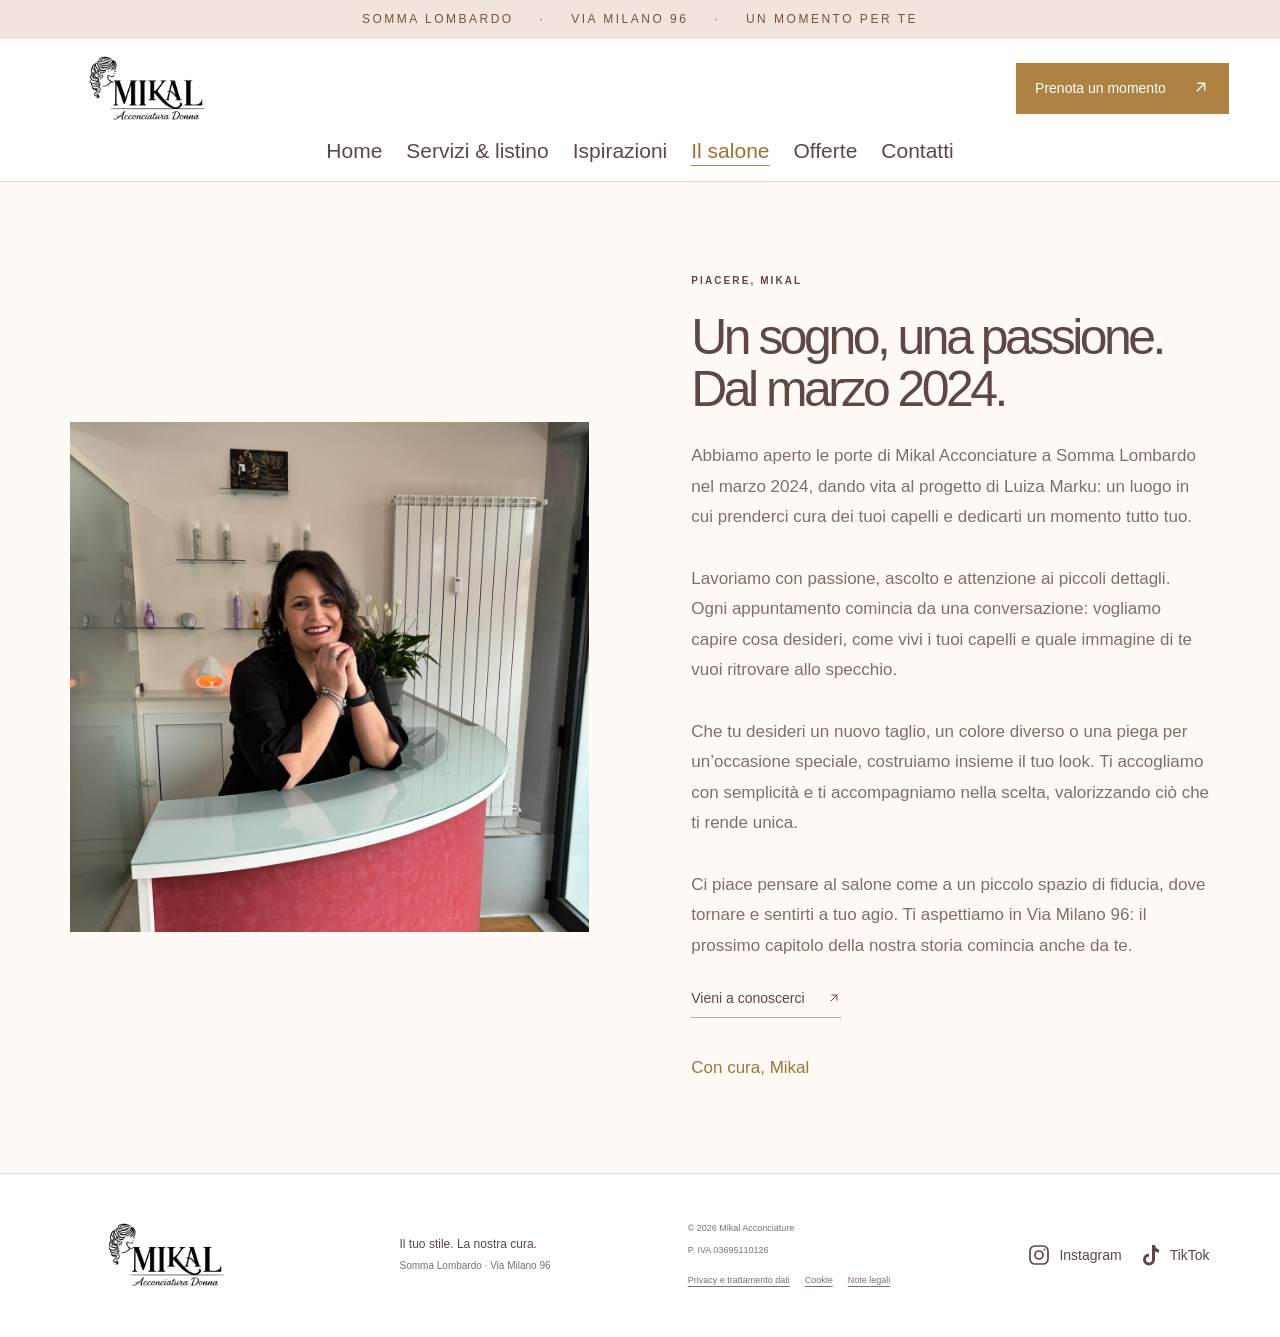
<file: salone.html>
<!doctype html>
<html lang="it">
<head>
  <meta charset="utf-8"><meta name="viewport" content="width=device-width, initial-scale=1">
  <meta name="theme-color" content="#f4f0e9">
  <title>La nostra storia · Mikal Acconciature</title>
  <meta name="description" content="Mikal Acconciature a Somma Lombardo, Via Milano 96. Scopri il salone, lasciati ispirare e prenota il tuo appuntamento. Pagamento solo in negozio.">
  <link rel="icon" href="media/logo-mikal-trasparente.png">
  <link rel="stylesheet" href="style.css"><script src="content.js" defer></script><script src="app.js" defer></script>
<link rel="canonical" href="https://mikalacconciature.it/salone.html">
<meta property="og:type" content="website">
<meta property="og:locale" content="it_IT">
<meta property="og:site_name" content="Mikal Acconciature">
<meta property="og:title" content="La nostra storia · Mikal Acconciature">
<meta property="og:description" content="Mikal Acconciature a Somma Lombardo, Via Milano 96. Scopri il salone, lasciati ispirare e prenota il tuo appuntamento. Pagamento solo in negozio.">
<meta property="og:url" content="https://mikalacconciature.it/salone.html">
<meta property="og:image" content="https://mikalacconciature.it/media/anteprima-condivisione.jpg">
<meta property="og:image:width" content="1200">
<meta property="og:image:height" content="630">
<meta property="og:image:alt" content="Mikal Acconciatura Donna: il logo e l’interno del salone a Somma Lombardo">
<meta name="twitter:card" content="summary_large_image">
<meta name="twitter:title" content="La nostra storia · Mikal Acconciature">
<meta name="twitter:description" content="Mikal Acconciature a Somma Lombardo, Via Milano 96. Scopri il salone, lasciati ispirare e prenota il tuo appuntamento. Pagamento solo in negozio.">
<meta name="twitter:image" content="https://mikalacconciature.it/media/anteprima-condivisione.jpg">
</head>
<body><a class="skip" href="#main">Vai al contenuto</a>
<div class="announcement">SOMMA LOMBARDO <span>·</span> VIA MILANO 96 <span>·</span> UN MOMENTO PER TE</div>
<header class="header">
  <a class="brand" href="index.html" aria-label="Mikal Acconciatura Donna, home"><img src="media/logo-mikal-trasparente.png" alt="Mikal Acconciatura Donna" width="2106" height="747"></a>
  <button class="menu-toggle" aria-expanded="false" aria-controls="nav">Menu <span>☰</span></button>
  <nav id="nav" aria-label="Menu principale"><a href="index.html">Home</a><a href="servizi.html">Servizi & listino</a><a href="ispirazioni.html">Ispirazioni</a><a href="salone.html" aria-current="page">Il salone</a><a href="offerte.html">Offerte</a><a href="contatti.html">Contatti</a></nav>
  <a class="button small header-book" href="prenota.html">Prenota un momento <span><svg class="ic" viewBox="0 0 24 24" width="1em" height="1em" aria-hidden="true" focusable="false" fill="none" stroke="currentColor" stroke-width="1.7" stroke-linecap="round" stroke-linejoin="round"><path d="M7 17 17 7M8 7h9v9"/></svg></span></a>
</header>
<main id="main"><section id="storia" class="story-section"><div id="story-media" class="art story-art"><img src="media/salone-persona.jpg" alt="Al bancone del salone Mikal Acconciature" loading="lazy"></div><div class="story-copy"><p class="eyebrow">PIACERE, MIKAL</p><h1 id="story-title"></h1><div id="story-text" class="prose"></div><a class="text-link" href="contatti.html">Vieni a conoscerci <span><svg class="ic" viewBox="0 0 24 24" width="1em" height="1em" aria-hidden="true" focusable="false" fill="none" stroke="currentColor" stroke-width="1.7" stroke-linecap="round" stroke-linejoin="round"><path d="M7 17 17 7M8 7h9v9"/></svg></span></a><span class="signature" aria-hidden="true">Con cura, Mikal</span></div></section></main><footer><a class="brand" href="index.html"><img src="media/logo-mikal-trasparente.png" alt="Mikal Acconciatura Donna" width="2106" height="747"></a><p>Il tuo stile. La nostra cura.<br><small>Somma Lombardo · Via Milano 96</small></p><div><span id="copyright"></span><span id="vat"></span><nav class="legal-links" aria-label="Informazioni legali"><a href="privacy.html">Privacy e trattamento dati</a><a href="cookie.html">Cookie</a><a href="note-legali.html">Note legali</a></nav></div><nav class="social-links" aria-label="Seguici sui social"><a href="https://instagram.com/mikal.acconciature" target="_blank" rel="noopener" aria-label="Instagram di Mikal Acconciature"><svg viewBox="0 0 24 24" aria-hidden="true" fill="none" stroke="currentColor" stroke-width="1.7"><rect x="3" y="3" width="18" height="18" rx="5"/><circle cx="12" cy="12" r="4"/><circle cx="17.5" cy="6.5" r="1" fill="currentColor" stroke="none"/></svg><span>Instagram</span></a><a href="https://www.tiktok.com/@mikal.acconciature" target="_blank" rel="noopener" aria-label="TikTok di Mikal Acconciature"><svg viewBox="0 0 24 24" aria-hidden="true" fill="currentColor"><path d="M14 2h3c.3 2.6 1.8 4.2 4 4.5v3a9 9 0 0 1-4-1.3v8.3a6 6 0 1 1-6-6v3a3 3 0 1 0 3 3V2Z"/></svg><span>TikTok</span></a></nav></footer><div class="mobile-book"><a href="prenota.html">Prenota il tuo momento <svg class="ic" viewBox="0 0 24 24" width="1em" height="1em" aria-hidden="true" focusable="false" fill="none" stroke="currentColor" stroke-width="1.7" stroke-linecap="round" stroke-linejoin="round"><path d="M7 17 17 7M8 7h9v9"/></svg></a></div><dialog id="media-dialog"><button class="dialog-close" aria-label="Chiudi">×</button><div id="dialog-content"></div></dialog></body></html>
</file>
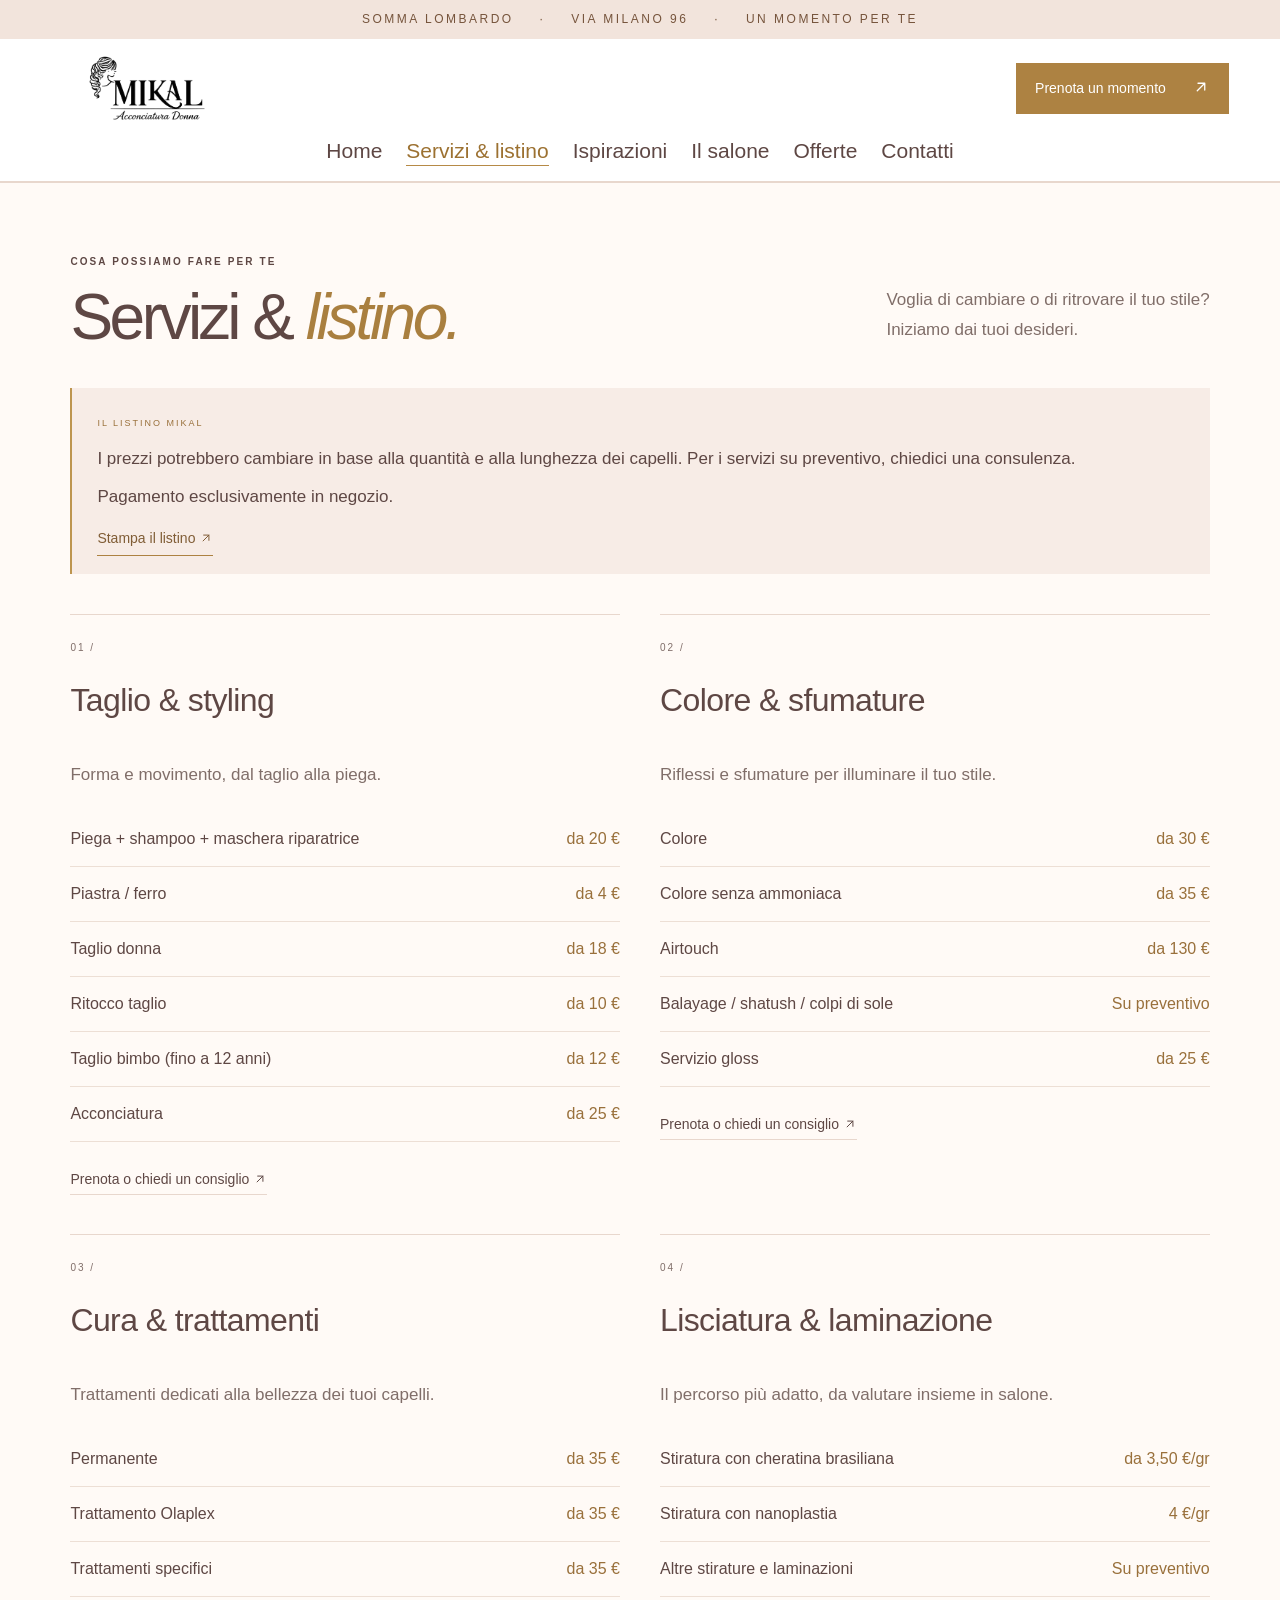
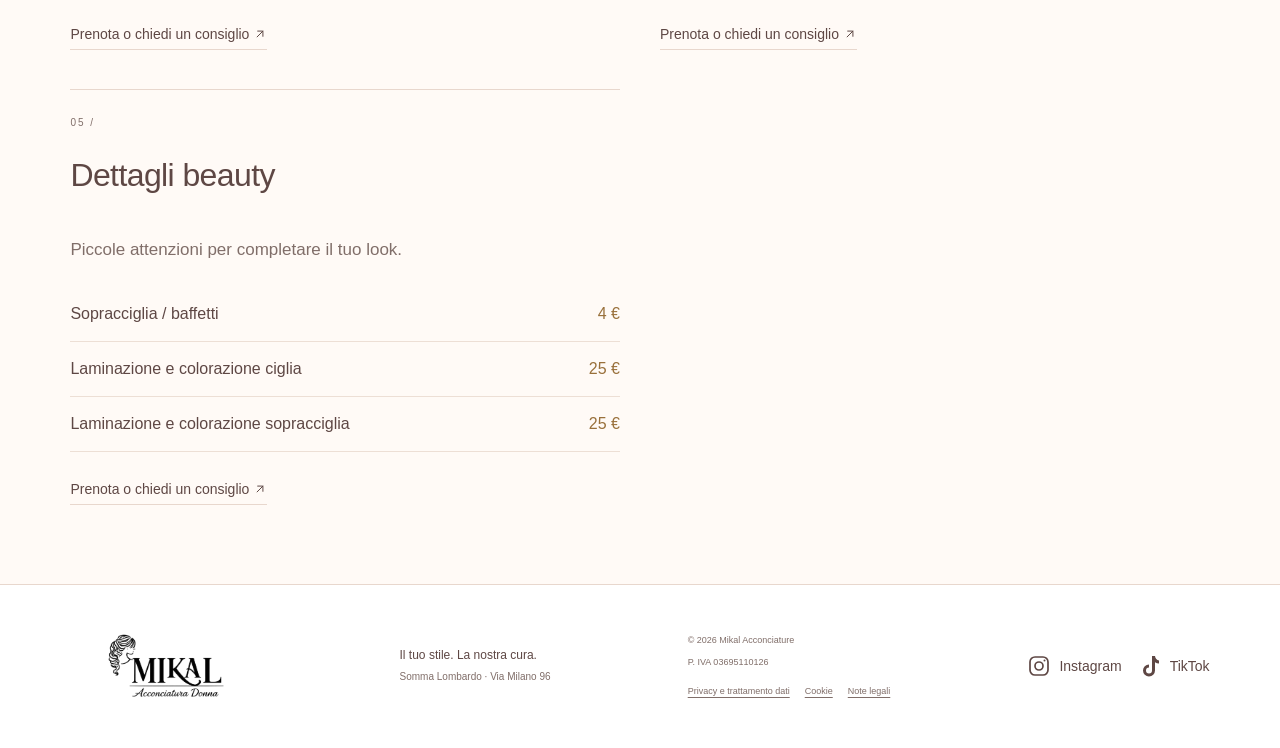
<file: servizi.html>
<!doctype html>
<html lang="it">
<head>
  <meta charset="utf-8"><meta name="viewport" content="width=device-width, initial-scale=1">
  <meta name="theme-color" content="#f4f0e9">
  <title>Servizi e listino prezzi · Mikal Acconciature</title>
  <meta name="description" content="Mikal Acconciature a Somma Lombardo, Via Milano 96. Scopri il salone, lasciati ispirare e prenota il tuo appuntamento. Pagamento solo in negozio.">
  <link rel="icon" href="media/logo-mikal-trasparente.png">
  <link rel="stylesheet" href="style.css"><script src="content.js" defer></script><script src="app.js" defer></script>
<link rel="canonical" href="https://mikalacconciature.it/servizi.html">
<meta property="og:type" content="website">
<meta property="og:locale" content="it_IT">
<meta property="og:site_name" content="Mikal Acconciature">
<meta property="og:title" content="Servizi e listino prezzi · Mikal Acconciature">
<meta property="og:description" content="Mikal Acconciature a Somma Lombardo, Via Milano 96. Scopri il salone, lasciati ispirare e prenota il tuo appuntamento. Pagamento solo in negozio.">
<meta property="og:url" content="https://mikalacconciature.it/servizi.html">
<meta property="og:image" content="https://mikalacconciature.it/media/anteprima-condivisione.jpg">
<meta property="og:image:width" content="1200">
<meta property="og:image:height" content="630">
<meta property="og:image:alt" content="Mikal Acconciatura Donna: il logo e l’interno del salone a Somma Lombardo">
<meta name="twitter:card" content="summary_large_image">
<meta name="twitter:title" content="Servizi e listino prezzi · Mikal Acconciature">
<meta name="twitter:description" content="Mikal Acconciature a Somma Lombardo, Via Milano 96. Scopri il salone, lasciati ispirare e prenota il tuo appuntamento. Pagamento solo in negozio.">
<meta name="twitter:image" content="https://mikalacconciature.it/media/anteprima-condivisione.jpg">
</head>
<body><a class="skip" href="#main">Vai al contenuto</a>
<div class="announcement">SOMMA LOMBARDO <span>·</span> VIA MILANO 96 <span>·</span> UN MOMENTO PER TE</div>
<header class="header">
  <a class="brand" href="index.html" aria-label="Mikal Acconciatura Donna, home"><img src="media/logo-mikal-trasparente.png" alt="Mikal Acconciatura Donna" width="2106" height="747"></a>
  <button class="menu-toggle" aria-expanded="false" aria-controls="nav">Menu <span>☰</span></button>
  <nav id="nav" aria-label="Menu principale"><a href="index.html">Home</a><a href="servizi.html" aria-current="page">Servizi & listino</a><a href="ispirazioni.html">Ispirazioni</a><a href="salone.html">Il salone</a><a href="offerte.html">Offerte</a><a href="contatti.html">Contatti</a></nav>
  <a class="button small header-book" href="prenota.html">Prenota un momento <span><svg class="ic" viewBox="0 0 24 24" width="1em" height="1em" aria-hidden="true" focusable="false" fill="none" stroke="currentColor" stroke-width="1.7" stroke-linecap="round" stroke-linejoin="round"><path d="M7 17 17 7M8 7h9v9"/></svg></span></a>
</header>
<main id="main"><section id="servizi" class="section services-section"><div class="section-head"><div><p class="eyebrow">COSA POSSIAMO FARE PER TE</p><h1>Servizi & <em>listino.</em></h1></div><p class="section-intro">Voglia di cambiare o di ritrovare il tuo stile?<br>Iniziamo dai tuoi desideri.</p></div><div class="price-notice"><span>IL LISTINO MIKAL</span><p>I prezzi potrebbero cambiare in base alla quantità e alla lunghezza dei capelli. Per i servizi su preventivo, chiedici una consulenza.</p><p>Pagamento esclusivamente in negozio.</p><button type="button" class="print-button" onclick="window.print()">Stampa il listino <svg class="ic" viewBox="0 0 24 24" width="1em" height="1em" aria-hidden="true" focusable="false" fill="none" stroke="currentColor" stroke-width="1.7" stroke-linecap="round" stroke-linejoin="round"><path d="M7 17 17 7M8 7h9v9"/></svg></button></div><div id="services" class="service-grid"></div></section></main><footer><a class="brand" href="index.html"><img src="media/logo-mikal-trasparente.png" alt="Mikal Acconciatura Donna" width="2106" height="747"></a><p>Il tuo stile. La nostra cura.<br><small>Somma Lombardo · Via Milano 96</small></p><div><span id="copyright"></span><span id="vat"></span><nav class="legal-links" aria-label="Informazioni legali"><a href="privacy.html">Privacy e trattamento dati</a><a href="cookie.html">Cookie</a><a href="note-legali.html">Note legali</a></nav></div><nav class="social-links" aria-label="Seguici sui social"><a href="https://instagram.com/mikal.acconciature" target="_blank" rel="noopener" aria-label="Instagram di Mikal Acconciature"><svg viewBox="0 0 24 24" aria-hidden="true" fill="none" stroke="currentColor" stroke-width="1.7"><rect x="3" y="3" width="18" height="18" rx="5"/><circle cx="12" cy="12" r="4"/><circle cx="17.5" cy="6.5" r="1" fill="currentColor" stroke="none"/></svg><span>Instagram</span></a><a href="https://www.tiktok.com/@mikal.acconciature" target="_blank" rel="noopener" aria-label="TikTok di Mikal Acconciature"><svg viewBox="0 0 24 24" aria-hidden="true" fill="currentColor"><path d="M14 2h3c.3 2.6 1.8 4.2 4 4.5v3a9 9 0 0 1-4-1.3v8.3a6 6 0 1 1-6-6v3a3 3 0 1 0 3 3V2Z"/></svg><span>TikTok</span></a></nav></footer><div class="mobile-book"><a href="prenota.html">Prenota il tuo momento <svg class="ic" viewBox="0 0 24 24" width="1em" height="1em" aria-hidden="true" focusable="false" fill="none" stroke="currentColor" stroke-width="1.7" stroke-linecap="round" stroke-linejoin="round"><path d="M7 17 17 7M8 7h9v9"/></svg></a></div><dialog id="media-dialog"><button class="dialog-close" aria-label="Chiudi">×</button><div id="dialog-content"></div></dialog></body></html>
</file>
<file: style.css>
500;600;700&family=Manrope:wght@400;500;600;700&display=swap');
:root{--paper:#f2edeb;--white:#faf7f6;--ink:#3a3330;--muted:#6d7268;--line:#d9d0cc;--sage:#e1d8d4;--accent:#bda599;--serif:Georgia,'Times New Roman',serif;--sans:'DM Sans',Arial,sans-serif}*{box-sizing:border-box}html{scroll-behavior:smooth;scroll-padding-top:105px}body{margin:0;color:var(--ink);background:var(--paper);font:15px/1.65 var(--sans)}a{color:inherit;text-decoration:none}button,input,textarea,select{font:inherit}button,a,select{ -webkit-tap-highlight-color:transparent}button{cursor:pointer}a,button{touch-action:manipulation}a:focus-visible,button:focus-visible,select:focus-visible,input:focus-visible,textarea:focus-visible,summary:focus-visible{outline:3px solid #886655;outline-offset:5px}[hidden]{display:none!important}.skip{position:fixed;top:-100px;left:15px;background:white;z-index:100;padding:12px}.skip:focus{top:10px}.announcement{text-align:center;background:var(--ink);color:#e6dfdc;font-size:9px;letter-spacing:2.5px;padding:9px 15px}.announcement span{margin:0 20px}.header{height:102px;display:flex;align-items:center;justify-content:space-between;gap:24px;padding:0 5.5%;border-bottom:1px solid var(--line);background:rgba(244,240,233,.97);position:sticky;top:0;z-index:20}.brand{font-family:var(--serif);font-size:51px;letter-spacing:-3px;line-height:.9;display:inline-block}.brand span{display:block;font-family:var(--sans);font-size:8px;letter-spacing:4px;margin:13px 0 0 6px}.header nav{display:flex;gap:29px;font-size:12px}.header nav a:hover,.text-link:hover{color:#816a5e}.button{display:inline-flex;align-items:center;justify-content:space-between;gap:26px;min-height:54px;padding:15px 24px;background:var(--ink);color:white;border:1px solid var(--ink);font-size:12px;transition:background .2s,transform .2s}.button:hover{background:#594f4a;transform:translateY(-2px)}.button span{font-size:18px}.button.small{font-size:11px;min-height:44px;padding:9px 18px}.menu-toggle{display:none}.hero{display:grid;grid-template-columns:1fr 1fr;padding:44px 5.5% 55px;gap:5%;max-width:1600px;margin:auto;min-height:650px}.hero-copy{padding-top:34px;display:flex;align-items:flex-start;flex-direction:column}.eyebrow{font-size:10px;letter-spacing:2.1px;font-weight:600;margin:0 0 23px;line-height:1.7}.line{display:inline-block;width:26px;height:1px;background:var(--ink);vertical-align:middle;margin-right:9px}h1,h2,h3,p{margin-top:0}h1{font-family:var(--serif);font-weight:400;font-size:clamp(58px,5.55vw,88px);line-height:1.04;letter-spacing:-3.5px;margin:5px 0 25px}em{font-weight:400;color:#826d63}h1 em{font-style:italic}.intro{color:var(--muted);font-size:14px;max-width:365px;line-height:1.9}.hero-actions{display:flex;align-items:center;gap:24px;margin:13px 0 34px;flex-wrap:wrap}.text-link{border-bottom:1px solid #b3a69f;padding-bottom:6px;display:inline-flex;align-items:center;gap:22px;font-size:12px}.hero-rating{display:flex;gap:15px;font-size:11px;line-height:1.6;margin-top:auto}.rating-avatars{display:flex;align-items:center;padding-left:6px}.rating-avatars i{font:16px var(--serif);display:grid;place-items:center;width:37px;height:37px;border-radius:50%;border:3px solid var(--paper);background:#d7cac3;margin-left:-6px;font-style:normal}.rating-avatars i:nth-child(2){background:#cab5aa}.rating-avatars i:nth-child(3){background:#e0d4ce}.stars{letter-spacing:3px;color:#7f6253;font-size:13px}.hero-visual{position:relative;min-height:510px}.art{position:relative;overflow:hidden;background:#d9d0cc}.art-hero{height:100%;min-height:510px;background:radial-gradient(ellipse at 75% 10%,#e8dfda,transparent 55%),linear-gradient(130deg,#c4b4ac,#73665f);border-radius:46% 46% 2px 2px}.strand{position:absolute;border:1px solid rgba(249,247,231,.3);width:65%;height:145%;border-radius:50%;transform:rotate(29deg);top:-15%;left:16%;box-shadow:inset 15px 10px 55px rgba(26,43,28,.15),20px 10px 70px rgba(241,239,215,.1)}.strand.two{left:34%;width:50%;transform:rotate(32deg)}.strand.three{left:47%;width:33%;transform:rotate(38deg)}.art-word{position:absolute;inset:0;display:grid;place-items:center;font:italic 210px var(--serif);color:#ece4e094;padding-bottom:40px}.media-note{position:absolute;bottom:27px;left:0;right:0;text-align:center;color:#f2edeb;font-size:9px;letter-spacing:2px;line-height:2}.vertical-note{position:absolute;right:-30px;top:50%;writing-mode:vertical-rl;letter-spacing:3px;font-size:8px}.round-link{position:absolute;bottom:36px;left:-28px;border-radius:50%;background:var(--paper);border:1px solid #b2a198;font:35px var(--serif);width:70px;height:70px;display:grid;place-items:center}.hero-visual img,.hero-visual video,.story-section img{width:100%;height:100%;object-fit:cover;position:absolute;inset:0}.hero-visual video{z-index:1}.hero-visual .video-toggle{position:absolute;bottom:20px;right:20px;z-index:2;border:1px solid white;border-radius:20px;background:#3a333099;color:white;padding:8px 15px}.manifesto{display:flex;justify-content:space-evenly;gap:15px;align-items:center;background:#e8e2df;padding:23px 5.5%;font-size:10px;letter-spacing:3px}.manifesto i{font-size:23px;font-style:normal;color:#988277}.section{padding:80px 5.5%;max-width:1600px;margin:auto}.section-head{display:flex;justify-content:space-between;align-items:flex-end;gap:30px;margin-bottom:37px}.section-head .eyebrow{margin-bottom:14px}h2{font:400 clamp(35px,3.7vw,57px)/1.13 var(--serif);letter-spacing:-1.8px;margin-bottom:0}h3{font:400 26px/1.2 var(--serif);letter-spacing:-.6px}.section-intro{font-size:13px;line-height:1.9;color:var(--muted);max-width:330px;margin-bottom:5px}.review-grid{display:grid;grid-template-columns:repeat(3,1fr);gap:18px}.review-card{background:var(--white);padding:25px 28px;border:1px solid #e3dbd7;display:flex;flex-direction:column;min-height:205px}.review-top{display:flex;justify-content:space-between}.google-mark{font-weight:700;font-size:16px;color:#906c5a}.review-card blockquote{font:400 22px/1.45 var(--serif);letter-spacing:-.3px;margin:16px 0 22px}.review-author{font-size:11px;display:flex;justify-content:space-between;margin-top:auto}.review-author span{color:var(--muted)}.source-note{font-size:10px;color:var(--muted);margin:15px 0 0}.services-section{border-top:1px solid var(--line);padding-top:70px}.service-grid{display:grid;grid-template-columns:repeat(4,1fr);gap:30px}.service-card{border-top:1px solid var(--line);padding-top:24px}.service-number{font-size:10px;letter-spacing:2px;color:var(--muted);margin-bottom:25px}.service-card p{color:var(--muted);font-size:12px;line-height:1.9;min-height:70px}.service-card .service-price{font-size:11px;min-height:0;color:var(--ink);font-weight:500}.service-card a{font-size:11px;border-bottom:1px solid var(--line);padding-bottom:7px}.inspiration{background:#ebe5e2;max-width:none}.filters{display:flex;gap:10px;margin-bottom:28px;flex-wrap:wrap}.filters button{background:transparent;border:1px solid #c0b3ac;border-radius:30px;padding:8px 22px;font-size:11px;color:var(--ink)}.filters button[aria-pressed=true]{background:var(--ink);color:white;border-color:var(--ink)}.gallery-grid{display:grid;grid-template-columns:repeat(4,1fr);gap:20px;align-items:start}.gallery-card:nth-child(even){padding-top:35px}.gallery-media{height:310px;position:relative;background:#c7bab4;overflow:hidden}.gallery-media img,.gallery-media video{height:100%;width:100%;object-fit:cover}.gallery-media button{border:0;display:block;width:100%;height:100%;background:none;padding:0}.gallery-placeholder{height:100%;display:flex;align-items:center;justify-content:center;position:relative;background:linear-gradient(135deg,#dcd1cc,#b7a49a);color:#837168}.gallery-card:nth-child(2) .gallery-placeholder{background:linear-gradient(140deg,#d2bfb6,#b19f96)}.gallery-card:nth-child(3) .gallery-placeholder{background:linear-gradient(145deg,#a59891,#71645e);color:#ece4e0}.gallery-card:nth-child(4) .gallery-placeholder{background:linear-gradient(120deg,#e5dad5,#c4ada1)}.gallery-placeholder:before{content:'';position:absolute;border:1px solid #f5f1ef66;width:63%;height:110%;border-radius:50%;transform:rotate(28deg)}.gallery-placeholder .symbol{font:italic 100px var(--serif);opacity:.5}.gallery-placeholder small{position:absolute;bottom:20px;font-size:9px;letter-spacing:2px}.gallery-caption{padding-top:17px;display:flex;justify-content:space-between;gap:10px}.gallery-caption h3{font-size:21px;margin-bottom:6px}.gallery-caption p{font-size:9px;letter-spacing:1.5px;text-transform:uppercase;color:var(--muted);margin:0}.gallery-caption>span{font-size:22px}.play-badge{position:absolute;left:15px;bottom:15px;background:#f2edebd9;border-radius:30px;padding:6px 14px;font-size:10px;pointer-events:none}.story-section{display:grid;grid-template-columns:1fr 1fr;max-width:1600px;margin:auto;padding:90px 5.5%;gap:9%;align-items:center}.story-art{height:510px;background:#d4c4bc}.story-arch{position:absolute;inset:45px 50px -5px;background:linear-gradient(90deg,#bbafa9,#e1d5cf);border-radius:48% 48% 0 0;box-shadow:inset 12px 0 45px #63544c35;display:flex;flex-direction:column;align-items:center;justify-content:center}.story-arch span{font:66px var(--serif);letter-spacing:-5px;color:#695a53}.story-arch small{text-align:center;font-size:9px;letter-spacing:3px;color:#71625a;margin-top:20px}.story-art .media-note{color:#584d48;bottom:20px;letter-spacing:1px}.story-copy h2{margin-bottom:27px}.prose{font-size:13px;color:var(--muted);line-height:1.95;white-space:pre-line}.story-copy .text-link{margin-top:25px}.signature{display:block;font:italic 30px var(--serif);color:#857269;margin-top:35px}.offers-section{padding-top:30px}.offer-empty{border:1px solid var(--line);padding:30px 34px;display:flex;align-items:center;justify-content:space-between;gap:25px;background:var(--white)}.offer-empty h3{font-size:26px;margin-bottom:9px}.offer-empty p{font-size:12px;color:var(--muted);margin:0}.offer-grid{display:grid;grid-template-columns:repeat(auto-fit,minmax(240px,1fr));gap:20px}.offer-card{padding:28px;background:var(--sage);border:1px solid var(--line)}.offer-card .offer-price{font:30px var(--serif)}.offer-card p{font-size:12px}.booking-section{background:var(--ink);color:var(--paper);padding:80px 9%;display:grid;grid-template-columns:1.1fr 1fr;gap:12%;align-items:center}.booking-section h2{font-size:clamp(40px,4.2vw,65px);margin-bottom:25px}.booking-section h2 em{color:#c6b1a7}.booking-copy>p:not(.eyebrow){color:#cbc0bb;font-size:13px}.booking-promise{border-top:1px solid #72655e;padding-top:25px;margin-top:40px;display:flex;gap:18px;font-size:12px}.booking-promise>span{font-size:28px}.booking-promise p{font-size:11px;color:#cbc0bb;margin:2px 0 0}.booking-card{background:var(--paper);color:var(--ink);padding:33px 35px}.card-top{display:flex;align-items:start;justify-content:space-between}.card-top>span:last-child{font-size:28px;margin-top:-8px}.booking-card label{font-size:12px;display:block;margin:14px 0 9px}.booking-card select{width:100%;border:1px solid #cdc4bf;border-radius:0;background:transparent;padding:14px 12px;color:var(--ink)}.booking-description{font-size:12px;color:var(--muted);margin:14px 0;min-height:66px}.booking-status{font-size:11px;margin:18px 0;color:var(--muted)}.full{width:100%;justify-content:center}.small-note{font-size:10px;color:var(--muted);margin:13px 0 0;line-height:1.7}.contacts{display:grid;grid-template-columns:1.1fr 1fr 1.1fr;gap:5%;align-items:center}.contacts h2{font-size:43px;margin-bottom:23px}.contacts p{font-size:12px}.contact-details{display:flex;flex-direction:column;gap:25px}.contact-details .eyebrow{margin-bottom:10px;font-size:9px}.contact-details a{display:block}.contact-phone{font:25px var(--serif)}.multiline{white-space:pre-line}.map-card{height:280px;background:#e5ddd9;position:relative;overflow:hidden;border:1px solid #d7ccc7}.map-road{position:absolute;height:20px;width:150%;background:#f6f2f0;border:1px solid #d9d0cb;transform:rotate(-30deg);left:-20%;top:55%}.road2{transform:rotate(66deg);top:45%}.road3{transform:rotate(-9deg);top:18%;height:10px}.map-town{position:absolute;top:33px;left:25px;letter-spacing:3px;font-size:8px}.map-pin{position:absolute;top:37%;left:45%;border-radius:50% 50% 50% 0;transform:rotate(-45deg);height:53px;width:53px;background:var(--ink);color:white;font:italic 32px var(--serif);display:grid;place-items:center;box-shadow:0 5px 18px #41383333}.map-address{position:absolute;bottom:18px;left:18px;right:18px;padding:10px 13px;background:var(--white);font-size:11px;display:flex;justify-content:space-between}.faq{padding-top:0;display:grid;grid-template-columns:1fr 2fr}.faq>.eyebrow{grid-row:1/4;padding-top:20px}.faq details{grid-column:2;border-top:1px solid var(--line);padding:18px 0}.faq summary{cursor:pointer;font-size:13px}.faq details p{font-size:12px;color:var(--muted);margin:15px 0 0}footer{border-top:1px solid var(--line);padding:40px 5.5%;display:flex;justify-content:space-between;gap:30px;align-items:center}footer p{font-size:12px;margin:0}footer small{font-size:10px;color:var(--muted)}footer>div{font-size:9px;color:var(--muted);display:flex;flex-direction:column;gap:6px}footer .brand{font-size:44px}.footer-link{border:0;background:none;text-align:left;padding:0;color:inherit;font-size:inherit}.mobile-book{display:none}dialog{border:0;background:var(--paper);color:var(--ink);padding:45px 30px 25px;max-width:min(900px,95vw);max-height:90vh}dialog::backdrop{background:#211b18d9}.dialog-close{position:absolute;top:8px;right:14px;border:0;background:none;font-size:28px;color:var(--ink)}#dialog-content img,#dialog-content video{max-width:100%;max-height:70vh;display:block;margin:auto}#dialog-content p{margin:14px 0 0;font-size:12px}.error-notice{padding:24px;background:#ebe3df;margin:20px}.empty-filter{grid-column:1/-1;padding:40px;text-align:center}.privacy-dialog{width:600px}
@media(min-width:1500px){.hero{gap:8%}.hero-copy{padding-top:60px}.hero-visual{min-height:580px}.hero{padding-top:50px;padding-bottom:65px}.section{padding-top:95px;padding-bottom:95px}}
@media(max-width:1100px){.header nav{gap:16px}.header{padding:0 4%}.hero{padding:30px 4% 45px;gap:5%}.hero-actions{gap:15px}.hero-visual,.art-hero{min-height:480px}h1{font-size:62px}.service-grid{gap:20px}.gallery-media{height:260px}.booking-section{gap:6%;padding:65px 5%}.contacts{gap:3%}.contacts h2{font-size:36px}.contact-phone{font-size:22px}}
@media(max-width:800px){.header{height:83px}.brand{font-size:43px}.header nav{display:none;position:absolute;top:83px;left:0;right:0;background:var(--paper);padding:24px 5%;border-bottom:1px solid var(--line);flex-direction:column;font-size:16px}.header nav.open{display:flex}.menu-toggle{display:block;border:0;background:none;color:var(--ink);font-size:12px;margin-left:auto;padding:12px}.menu-toggle span{margin-left:12px}.header-book{display:none}.hero{min-height:0}.hero-copy{padding-top:15px}.hero .eyebrow{font-size:8px;letter-spacing:1.5px}h1{font-size:53px;letter-spacing:-2px}.intro{font-size:12px}.hero-visual,.art-hero{min-height:420px}.hero-actions .button{font-size:10px;padding:12px 16px}.hero-rating{font-size:10px}.rating-avatars{display:none}.manifesto{font-size:8px;letter-spacing:2px}.manifesto i{font-size:18px}.section{padding:60px 5%}.review-card{padding:22px 18px}.review-card blockquote{font-size:19px}.review-author{font-size:9px}.service-grid{grid-template-columns:repeat(2,1fr);gap:30px}.service-card p{min-height:0}.gallery-grid{grid-template-columns:repeat(2,1fr)}.gallery-media{height:340px}.story-section{gap:6%;padding:60px 5%}.story-art{height:440px}.story-arch{inset:35px 20px -5px}.story-copy h2{font-size:39px}.booking-card{padding:25px}.contacts{grid-template-columns:1fr 1fr;row-gap:35px}.map-card{grid-column:1/-1;height:230px}.map-road{width:120%}.faq{padding-top:0}.mobile-book{position:fixed;bottom:0;left:0;right:0;z-index:25;display:flex;box-shadow:0 -2px 15px #41383319;padding:10px 5% calc(10px + env(safe-area-inset-bottom));gap:12px;background:var(--paper);border-top:1px solid var(--line)}.mobile-book a{padding:10px 20px;background:var(--ink);color:white;text-align:center;font-size:12px;flex:1}.mobile-book a:last-child{flex:0;background:none;color:var(--ink);border:1px solid var(--ink)}footer{padding-bottom:100px}}
@media(max-width:560px){html{scroll-padding-top:85px}.announcement{font-size:7px;letter-spacing:1.4px}.announcement span{margin:0 8px}.hero{grid-template-columns:1fr;padding:28px 6% 36px;gap:30px}.hero-copy{padding-top:0}.hero .eyebrow{margin-bottom:16px}h1{font-size:64px}.hero-copy .intro{font-size:13px;max-width:310px}.hero-actions{margin:8px 0 23px;gap:20px}.hero-actions .button{font-size:11px}.hero-actions .text-link{font-size:10px}.hero-rating{font-size:10px}.hero-visual,.art-hero{min-height:380px}.art-hero{border-radius:48% 48% 0 0}.hero-visual{margin:0 10px}.art-word{font-size:160px}.round-link{height:56px;width:56px;left:-20px;bottom:27px}.vertical-note{right:-23px;font-size:7px}.manifesto{padding:16px 5%;font-size:7px;gap:9px;letter-spacing:1px}.manifesto i{font-size:13px}.section{padding:48px 6%}.section-head{align-items:start;flex-direction:column;gap:22px;margin-bottom:26px}h2{font-size:39px}.section-intro{font-size:12px}.review-grid{grid-template-columns:1fr}.review-card{padding:23px;min-height:0}.review-card blockquote{font-size:24px;margin:13px 0 20px}.review-author{font-size:10px}.service-grid{gap:25px 20px}.service-card h3{font-size:24px}.service-card p{font-size:11px}.service-number{margin-bottom:18px}.filters{gap:7px}.filters button{font-size:10px;padding:7px 15px}.gallery-grid{gap:14px}.gallery-media{height:240px}.gallery-caption h3{font-size:20px}.gallery-caption>span{display:none}.gallery-caption p{font-size:8px}.gallery-placeholder small{font-size:7px;letter-spacing:1px}.story-section{grid-template-columns:1fr;padding:50px 6%;gap:35px}.story-art{height:380px}.story-arch{inset:30px 45px -5px}.story-copy h2{max-width:290px}.signature{margin-top:25px}.offers-section{padding-top:15px}.offer-empty{padding:25px;flex-direction:column;align-items:start}.offer-empty h3{font-size:25px}.booking-section{grid-template-columns:1fr;padding:48px 6%;gap:28px}.booking-section h2{font-size:44px}.booking-promise{margin-top:25px;padding-top:18px}.booking-card{padding:27px}.booking-description{min-height:0}.contacts{grid-template-columns:1fr;gap:33px}.contact-details{flex-direction:row;justify-content:space-between;gap:12px}.contact-phone{font-size:23px}.contacts h2{font-size:43px}.map-card{height:240px}.faq{padding-top:0;grid-template-columns:1fr}.faq>.eyebrow{grid-row:auto}.faq details{grid-column:1}footer{align-items:start;flex-wrap:wrap;padding:30px 6% 100px;gap:28px}footer>div{width:100%;flex-direction:row;flex-wrap:wrap;gap:15px}footer .brand{font-size:43px}.mobile-book a{font-size:11px}}
@media(prefers-reduced-motion:reduce){html{scroll-behavior:auto}*,*:before,*:after{transition:none!important;animation:none!important}}

/* Mikal: avorio, cipria e oro; pagine indipendenti. */
:root{--paper:#fffaf6;--white:#ffffff;--ink:#5e4744;--muted:#806e69;--line:#e8d7cd;--sage:#f3e3df;--accent:#bd954f;--sans:Arial,Helvetica,sans-serif}
.announcement{background:#f2e4dc;color:#76543c}.header{background:#fff;height:110px}.brand{line-height:1;letter-spacing:0;flex-shrink:0}.brand img{display:block;width:208px;height:auto;max-width:100%;object-fit:contain}.header nav{gap:19px}.header nav a{font-size:11px}.header nav a[aria-current=page]{color:#9c7131;border-bottom:1px solid #b68a46}.button{background:#ad8242;border-color:#ad8242;color:#fff}.button:hover{background:#956d35}.button:focus-visible{outline-color:#7e5638}em,.stars{color:#a97f3f}.hero-visual .art-hero{background:radial-gradient(ellipse at 75% 10%,#f8e5d6,transparent 55%),linear-gradient(135deg,#edcfc9,#c19b80)}.art-word{color:#fff9eee0}.hero .round-link{border-color:#bd985d}.hero-rating .rating-avatars i{background:#eedcd3}.hero-rating .rating-avatars i:nth-child(2){background:#e9d8bd}.hero-rating .rating-avatars i:nth-child(3){background:#f3e7e0}.manifesto,.inspiration{background:#f7ece7}.review-card{border-color:#eadad1}.google-mark{color:#9b7441}.filters button{border-color:#ddc4b5}.filters button[aria-pressed=true]{background:#a77b40;border-color:#a77b40}.gallery-placeholder{background:linear-gradient(135deg,#eedfce,#d7b9a3);color:#af8658}.gallery-card:nth-child(2) .gallery-placeholder{background:linear-gradient(135deg,#f4e1da,#d5b7b0)}.gallery-card:nth-child(3) .gallery-placeholder{background:linear-gradient(135deg,#d9bdae,#b28773);color:#fff5e7}.gallery-card:nth-child(4) .gallery-placeholder{background:linear-gradient(135deg,#f3e8d7,#d6bb90)}.story-art{background:#f1e3d7}.story-arch{background:linear-gradient(90deg,#d8bfa7,#f2e1cb);box-shadow:inset 12px 0 45px #b0886035}.story-arch span,.story-arch small,.story-art .media-note,.signature{color:#9d753e}.booking-section{background:#f2dfda;color:var(--ink);min-height:570px}.booking-section h1{font-size:clamp(42px,4.5vw,68px);margin-bottom:25px}.booking-section h1 em,.booking-section h2 em{color:#ad8242}.booking-copy>p:not(.eyebrow),.booking-promise p{color:#806761}.booking-promise{border-color:#d8bcb0}.booking-card{background:#fffaf6;box-shadow:0 15px 60px #ad824214}.map-card{background:#f1e5dc;border-color:#e1cfc2}.map-pin{background:#ad8242}.map-road{background:#fffaf6;border-color:#e9d8ca}.mobile-book a{background:#ad8242}.mobile-book a:last-child{border-color:#b49477}.header .menu-toggle{color:#765943}.home-paths{padding-top:20px}.path-grid{display:grid;grid-template-columns:repeat(3,1fr);gap:32px}.path-grid>a{border-top:1px solid #d7b889;padding:27px 0}.path-grid span{font-size:10px;color:#a88349}.path-grid h2{font-size:34px;margin:22px 0 18px}.path-grid p{font-size:12px;color:var(--muted)}.path-grid b{font-size:11px;font-weight:500}.page-heading{padding-bottom:20px}.page-heading h1{font-size:clamp(40px,5vw,65px);max-width:850px}.page-heading .intro{max-width:600px}.services-section h1{font-size:clamp(42px,5vw,70px);margin-bottom:0}.price-notice{border-left:2px solid #bd954f;padding:18px 25px;background:#f7ece6;margin:0 0 40px}.price-notice span{font-size:9px;letter-spacing:2px;color:#99703b}.price-notice p{font-size:12px;margin:8px 0}.print-button{border:0;border-bottom:1px solid #ad8242;padding:5px 0;background:none;color:#805d36;font-size:11px}.service-grid{grid-template-columns:1fr 1fr;gap:40px}.service-card p{min-height:0}.service-items{list-style:none;padding:0;margin:22px 0}.service-items li{display:flex;align-items:baseline;justify-content:space-between;gap:20px;padding:13px 0;border-bottom:1px solid #eddfd5;font-size:13px}.service-items strong{font-weight:500;white-space:nowrap;color:#99703b}.service-card h3{font-size:32px}.service-number{margin-bottom:15px}.contacts{min-height:530px}.contacts h1{font-size:49px}.offers-section{padding-top:65px;min-height:500px}.story-copy h1{font-size:57px}.legal-links{display:flex;gap:15px;flex-wrap:wrap;margin-top:8px}.legal-links a{text-decoration:underline;text-underline-offset:3px}.legal-content{max-width:1000px;padding-top:20px}.legal-content h2{font-size:27px;letter-spacing:-.5px;margin:35px 0 15px}.legal-content p{font-size:14px;line-height:1.85}.legal-content a{text-decoration:underline;text-underline-offset:3px}.legal-draft{padding:22px;border:1px solid #d9b889;background:#fcf3e7}footer{background:#fff}.faq{padding-top:50px}footer .brand img{width:190px}
@media(max-width:1100px){.header{gap:15px;padding:0 4%}.brand img{width:175px}.header nav{gap:12px}.header-book{font-size:10px!important;padding:8px 12px!important}.header-book span{display:none}}
@media(max-width:800px){.header{height:90px}.header nav{top:90px;background:#fff}.brand img{width:190px}.path-grid{gap:22px}.path-grid h2{font-size:28px}.story-copy h1{font-size:43px}.contacts h1{font-size:40px}.booking-section{min-height:0}.legal-links{line-height:2}}
@media(max-width:560px){.header{height:83px}.header nav{top:83px}.brand img{width:175px}.hero h1{font-size:61px}.service-grid{grid-template-columns:1fr;gap:30px}.service-items li{font-size:12px}.service-card h3{font-size:30px}.path-grid{grid-template-columns:1fr;gap:16px}.path-grid h2{font-size:35px;margin-top:16px}.story-copy h1{font-size:46px}.legal-links{gap:10px 18px}.page-heading h1{font-size:43px}.legal-content{padding-top:0}.legal-content h2{font-size:26px}.legal-content p{font-size:13px}.booking-section h1{font-size:47px}.contacts h1{font-size:44px}.services-section h1{font-size:48px}.print-button{margin-top:10px}}
@media print{.header nav,.announcement,.header-book,.menu-toggle,.mobile-book,footer,.print-button,.service-card>a{display:none!important}.section{padding:15px}.header{position:static;border:0;height:75px}.service-grid{display:block}.service-card{break-inside:avoid;margin-bottom:20px}.service-card p,.service-number{display:none}.service-items li{padding:5px 0}.price-notice{padding:10px;margin-bottom:15px}.services-section h1{font-size:36px}.service-card h3{font-size:24px}body{background:white;color:#333}}
/* Mantiene leggibile il logo originale, compensando i margini della foto. */
.header .brand{position:relative;width:180px;height:98px;overflow:hidden}
.header .brand img{position:absolute;width:350px;max-width:none;height:auto;left:-69px;top:0}
footer .brand{position:relative;width:180px;height:94px;overflow:hidden}
footer .brand img{position:absolute;width:338px;max-width:none;height:auto;left:-66px;top:0}
@media(max-width:800px){.header .brand{width:165px;height:80px}.header .brand img{width:289px;left:-57px}}
/* Logo trasparente: niente ritaglio fotografico o margini forzati. */
.header .brand,footer .brand{width:192px;height:83px;display:flex;align-items:center;overflow:visible}
.header .brand img,footer .brand img{position:static;width:192px;height:auto;max-width:100%;object-fit:contain}
.booking-online{padding:28px 30px}.request-intro{font-size:12px;color:var(--muted);margin:0 0 18px}.pending-notice{font-size:12px;line-height:1.7;background:#f4e6d8;border-left:2px solid #b68a46;padding:14px 16px;margin-bottom:22px}.booking-online iframe{border:0;width:100%;height:910px;display:block;background:#fffaf6}.booking-section{align-items:start}.booking-copy{position:sticky;top:150px}.booking-online .small-note a{text-decoration:underline}.story-copy h1{font-size:clamp(38px,3.9vw,55px)}
@media(max-width:800px){.header .brand{width:169px;height:77px}.header .brand img{width:169px}.booking-section{grid-template-columns:1fr;gap:28px}.booking-copy{position:static}.booking-online iframe{height:900px}}
@media(max-width:560px){.booking-online{padding:23px 19px}.header .brand{width:161px;height:73px}.header .brand img{width:161px}.booking-online iframe{height:980px}.pending-notice{font-size:11px;padding:12px}.story-copy h1{font-size:42px}}

/* Testi più leggibili e contatti su tutti gli schermi. */
body{font-size:17px;line-height:1.75}
.intro,.section-intro,.service-card p,.prose,.path-grid p,.offer-empty p,.offer-card p,.booking-copy>p:not(.eyebrow),.booking-promise p,.request-intro,.pending-notice,.faq details p,.legal-content p,.price-notice p,.contact-copy p{font-size:17px;line-height:1.8}
.service-items li{font-size:16px}.button,.button.small,.text-link,.service-card a,.path-grid b,.filters button,.print-button{font-size:14px}
.source-note,.review-author,.small-note,footer,.hero-rating{font-size:13px}.header nav{font-size:14px}
.mobile-link{display:inline-block;text-decoration:underline;text-underline-offset:4px}.contact-phone+.mobile-link{display:block;font-size:22px;margin-top:8px}
.booking-online iframe{height:1150px}.small-note .mobile-link{margin-top:8px}.mobile-book{grid-template-columns:minmax(0,1.5fr) 1fr 1fr}.mobile-book a{font-size:13px;min-width:0;white-space:normal;padding:13px 8px}.mobile-book .mobile-link{text-decoration:none}
@media(max-width:560px){.booking-online iframe{height:1250px}.service-items li{font-size:16px;gap:12px}.legal-content p,.pending-notice{font-size:16px}.header nav{font-size:16px}.booking-online{padding:23px 15px}.hero-rating{flex-wrap:wrap}.contact-phone+.mobile-link{font-size:20px}}

.contacts p{font-size:17px}.contact-details{min-width:0}.contact-details>div{min-width:0}.contact-details a{overflow-wrap:anywhere}@media(max-width:560px){.contact-details{flex-direction:column;gap:26px}.mobile-book{display:grid;grid-template-columns:minmax(0,1.5fr) 1fr 1fr}.mobile-book a{width:auto;flex:none}}

/* Menu, social e barra mobile semplificata. */
.header nav{font-size:17px;gap:20px}.announcement{font-size:12px}.social-links{display:flex;gap:16px;flex-wrap:wrap}.social-links a{display:inline-flex;align-items:center;gap:8px;min-height:44px;font-size:14px}.social-links svg{width:24px;height:24px;flex:none}.offer-includes{margin-bottom:12px}.offer-original{margin-top:-10px}.offer-conditions{border-top:1px solid var(--line);padding-top:16px}.offer-terms{font-size:14px;line-height:1.8;margin-top:28px}.october-intro{font-size:17px;color:var(--muted)}
@media(max-width:1200px) and (min-width:801px){.header nav{gap:12px;font-size:16px}.header{gap:12px;padding:0 3%}.header .brand{width:160px;flex-shrink:0}.header .brand img{width:160px}.header-book{padding:9px 12px!important;gap:6px}}
@media(max-width:800px){.header nav{font-size:18px}.mobile-book{grid-template-columns:1fr}.mobile-book a{width:100%;flex:1}.social-links{gap:20px}.announcement{font-size:11px;letter-spacing:1px}}

/* Etichette contatti uniformi e dimensione applicata direttamente ai link del menu. */
.contact-details .contact-channel{display:block;width:fit-content;margin:0;padding:7px 0;font:400 24px/1.45 var(--sans);color:var(--ink);text-decoration:none;letter-spacing:0}
.contact-details .contact-channel:hover{text-decoration:underline;text-underline-offset:5px}
.header nav a{font-size:22px;line-height:1.4;white-space:nowrap}
@media(min-width:801px) and (max-width:1400px){.header{height:auto;min-height:142px;flex-wrap:wrap;padding:8px 4% 15px;gap:6px 20px}.header nav{order:3;flex-basis:100%;justify-content:center;gap:12px 24px;flex-wrap:wrap}.header nav a{font-size:21px}.header-book{margin-left:auto}}
@media(max-width:800px){.header nav a{font-size:22px}.contact-details .contact-channel{font-size:24px}}

.booking-launch{display:flex;align-items:center;justify-content:space-between;gap:20px;min-height:76px;padding:18px 22px;background:#ad8242;color:#fff;font-size:18px;text-decoration:none}.booking-launch:hover{background:#956d35}.booking-launch span{font-size:27px}.booking-online .small-note{font-size:14px;margin-top:14px}

/* Foto reali nel riquadro Home e Il salone */
.art>img{display:block;width:100%;height:100%;object-fit:cover}
.art-hero>img{object-position:50% 40%}
.story-art>img{object-position:50% 22%}

/* Icone disegnate: identiche su telefono e computer (niente emoji di sistema) */
.ic{display:inline-block;width:1em;height:1em;vertical-align:-.14em;flex:none}
.round-link .ic{width:1.1em;height:1.1em}
</file>
